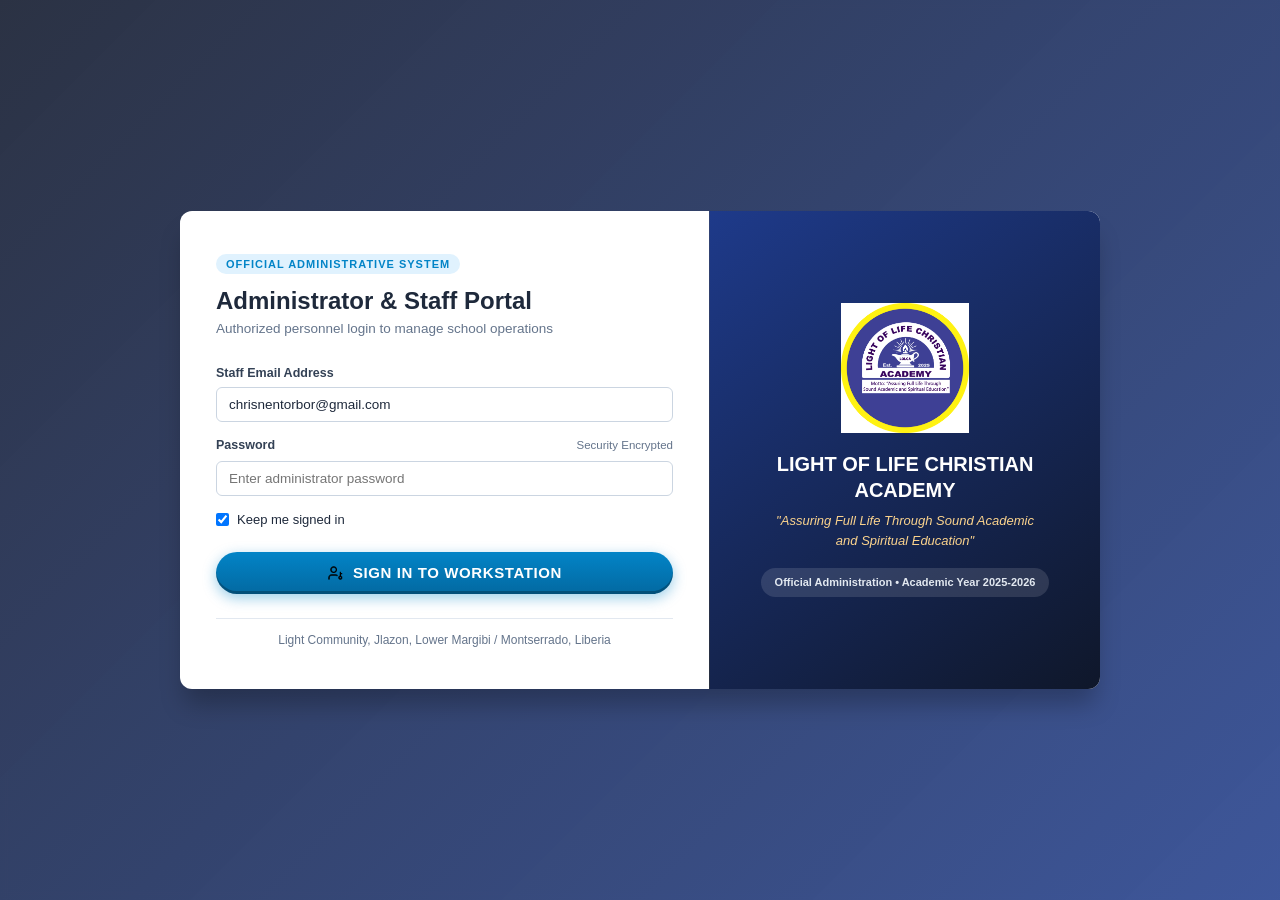
<file: index.html>
<!DOCTYPE html>
<html lang="en">
<head>
  <meta charset="UTF-8">
  <meta name="viewport" content="width=device-width, initial-scale=1.0">
  <title>LOLCA Admin & Staff Portal - Light of Life Christian Academy</title>
  <link rel="icon" type="image/png" href="assets/images/LOLCA logo circle shape.png">
  <link rel="manifest" href="manifest-admin.json">
  <meta name="theme-color" content="#1e3a8a">
  <link rel="stylesheet" href="assets/css/tokens.css">
  <link rel="stylesheet" href="assets/css/styles.css">
  <script>
    window.__pwaInstallPrompt = null;
    window.addEventListener('beforeinstallprompt', (e) => {
      e.preventDefault();
      window.__pwaInstallPrompt = e;
      if (window.LOLCA_APP && typeof window.LOLCA_APP.onInstallPromptReady === 'function') {
        window.LOLCA_APP.onInstallPromptReady(e);
      }
    });
    if ('serviceWorker' in navigator) {
      window.addEventListener('load', () => {
        navigator.serviceWorker.register('sw.js').catch(() => {});
      });
    }
  </script>
</head>
<body>

  <!-- =======================================================================
       GATEWAY VIEW (ADMIN & STAFF SIGN IN ONLY - NO STUDENT ACCOUNTS)
       ======================================================================= -->
  <main id="viewGateway" class="gateway-container">
    <div id="bgSlideshow" class="login-bg-slideshow"></div>
    <div class="login-bg-overlay"></div>

    <div class="gateway-card">
      <div class="gateway-form-pane">
        <div style="margin-bottom: 24px;">
          <span style="font-size: 11px; font-weight: 700; text-transform: uppercase; letter-spacing: 1px; color: #0284c7; background: #e0f2fe; padding: 4px 10px; border-radius: 9999px;">
            Official Administrative System
          </span>
          <h2 style="font-size: 24px; font-weight: 800; color: #1e293b; margin-top: 8px;">
            Administrator & Staff Portal
          </h2>
          <p class="text-muted" style="font-size: 13.5px;">
            Authorized personnel login to manage school operations
          </p>
        </div>

        <form id="formAdminLogin">
          <div class="form-group">
            <label class="form-label" for="adminEmail">Staff Email Address</label>
            <input type="email" id="adminEmail" class="input-field" 
                   value="chrisnentorbor@gmail.com" required 
                   placeholder="e.g. chrisnentorbor@gmail.com">
          </div>

          <div class="form-group">
            <div style="display: flex; justify-content: space-between; align-items: center; margin-bottom: 6px;">
              <label class="form-label" for="adminPassword" style="margin-bottom: 0;">Password</label>
              <span class="text-muted" style="font-size: 11.5px;">Security Encrypted</span>
            </div>
            <input type="password" id="adminPassword" class="input-field" 
                   required placeholder="Enter administrator password">
          </div>

          <div style="display: flex; align-items: center; justify-content: space-between; margin-bottom: 22px; font-size: 13px;">
            <label style="display: flex; align-items: center; gap: 8px; cursor: pointer;">
              <input type="checkbox" id="adminRememberMe" checked>
              <span>Keep me signed in</span>
            </label>
          </div>

          <button type="submit" class="btn btn-primary" style="width: 100%; padding: 12px; font-size: 15px;">
            <img src="assets/icons/user-key.png" class="sys-icon" alt="Sign In">
            Sign In to Workstation
          </button>
        </form>

        <div style="margin-top: 24px; border-top: 1px solid #e2e8f0; padding-top: 12px; font-size: 12px; color: #64748b; text-align: center;">
          Light Community, Jlazon, Lower Margibi / Montserrado, Liberia
        </div>
      </div>

      <div class="gateway-brand-pane">
        <img src="assets/images/LOLCA logo circle shape.png" alt="LOLCA Crest" class="pane-crest">
        <h1 class="pane-school-name">LIGHT OF LIFE CHRISTIAN ACADEMY</h1>
        <p class="pane-motto">"Assuring Full Life Through Sound Academic and Spiritual Education"</p>
        <div class="pane-info-tag">Official Administration • Academic Year 2025-2026</div>
      </div>
    </div>
  </main>

  <!-- =======================================================================
       ADMIN & TEACHER WORKSTATION (LEFT PANE & TAB SYSTEM)
       ======================================================================= -->
  <div id="viewAdminWorkstation" class="hidden">
    <div class="admin-layout-wrapper">
      <!-- LEFT SIDEBAR PANE -->
      <aside class="admin-sidebar no-print">
        <div class="sidebar-brand-box">
          <img src="assets/images/LOLCA logo circle shape.png" alt="Logo" class="brand-logo-img">
          <span class="brand-title-text">LOLCA Portal</span>
        </div>

        <div class="sidebar-user-card">
          <img src="assets/icons/circle-user-round.png" id="sidebarUserAvatar" alt="User" class="user-avatar" style="object-fit:cover;">
          <div>
            <div id="sidebarUserName" class="user-info-name">Staff Admin</div>
            <div id="sidebarUserRole" class="user-info-role">Super Admin</div>
          </div>
        </div>

        <nav class="sidebar-nav-menu">
          <!-- 1. Dashboard -->
          <button type="button" class="sidebar-nav-item active" data-tab="dashboard">
            <img src="assets/icons/landmark.png" class="sys-icon" alt="Dashboard">
            Dashboard
          </button>

          <!-- 2. Admins Management -->
          <button type="button" class="sidebar-nav-item" data-tab="admins" data-admin-only="true">
            <img src="assets/icons/user-key.png" class="sys-icon" alt="Admins">
            Admins Management
          </button>

          <!-- 3. Staff Management -->
          <button type="button" class="sidebar-nav-item" data-tab="staff" data-admin-only="true">
            <img src="assets/icons/users.png" class="sys-icon" alt="Staff">
            Staff Management
          </button>

          <!-- 4. Student Management -->
          <button type="button" class="sidebar-nav-item" data-tab="students">
            <img src="assets/icons/circle-user-round.png" class="sys-icon" alt="Students">
            Student Management
          </button>

          <!-- 5. Grade Marksheets -->
          <button type="button" class="sidebar-nav-item" data-tab="grades">
            <img src="assets/icons/file-text.png" class="sys-icon" alt="Grades">
            Grade Marksheets
          </button>

          <!-- 6. Finance Management -->
          <button type="button" class="sidebar-nav-item" data-tab="finance" data-admin-only="true">
            <img src="assets/icons/landmark.png" class="sys-icon" alt="Finance">
            Finance Management
          </button>

          <!-- 7. Payroll Management -->
          <button type="button" class="sidebar-nav-item" data-tab="payroll" data-admin-only="true">
            <img src="assets/icons/tally-4.png" class="sys-icon" alt="Payroll">
            Payroll Management
          </button>

          <!-- 8. Curriculum & Subjects -->
          <button type="button" class="sidebar-nav-item" data-tab="subjects" data-admin-only="true">
            <img src="assets/icons/folders.png" class="sys-icon" alt="Subjects">
            Curriculum & Subjects
          </button>

          <!-- 9. Class Fees & Requirements -->
          <button type="button" class="sidebar-nav-item" data-tab="feesSchedule" data-admin-only="true">
            <img src="assets/icons/funnel-plus.png" class="sys-icon" alt="Fees Schedule">
            Class Fees & Requirements
          </button>

          <!-- 10. Fees & Payments Tracking -->
          <button type="button" class="sidebar-nav-item" data-tab="payments">
            <img src="assets/icons/save-all.png" class="sys-icon" alt="Fees">
            Fees & Payments
          </button>

          <!-- 11. Report Cards & Receipts -->
          <button type="button" class="sidebar-nav-item" data-tab="reports">
            <img src="assets/icons/file-plus.png" class="sys-icon" alt="Reports">
            Report Cards & Receipts
          </button>

          <!-- 12. Settings -->
          <button type="button" class="sidebar-nav-item" data-tab="settings" data-admin-only="true">
            <img src="assets/icons/monitor-cog.png" class="sys-icon" alt="Settings">
            School Settings
          </button>

          <!-- 13. Audit Logs -->
          <button type="button" class="sidebar-nav-item" data-tab="audit" data-admin-only="true">
            <img src="assets/icons/info.png" class="sys-icon" alt="Audit">
            Audit Logs
          </button>
        </nav>
      </aside>

      <!-- MAIN AREA -->
      <div class="admin-main-area">
        <!-- TOP NAVBAR -->
        <header class="admin-top-navbar no-print">
          <div class="top-nav-left">
            <span class="top-nav-title" id="pageHeaderTitle">Primary Portal Dashboard</span>
          </div>
          <div class="top-nav-right" style="display:flex; align-items:center; gap:10px;">
            <div class="global-year-selector" style="display:flex; align-items:center; gap:6px; background:#f1f5f9; padding:4px 12px; border-radius:9999px; border:1px solid #cbd5e1;">
              <span style="font-size:11px; font-weight:800; text-transform:uppercase; color:#0369a1; letter-spacing:0.5px;">Session:</span>
              <select id="globalAcademicYearSelect" class="select-field" style="width:auto; padding:3px 8px; font-size:12px; font-weight:800; border:none; background:transparent; cursor:pointer; color:#1e293b;">
                <option value="2026/2027" selected>2026/2027</option>
                <option value="2027/2028">2027/2028</option>
                <option value="2028/2029">2028/2029</option>
                <option value="2029/2030">2029/2030</option>
                <option value="2030/2031">2030/2031</option>
              </select>
            </div>
            <button type="button" id="btnTopDownloadApp" class="btn btn-secondary btn-sm" onclick="LOLCA_APP.installWebApp()" title="Install App on Device">
              <img src="assets/icons/download (2).png" class="sys-icon" alt="Download">
              Download App
            </button>
            <button type="button" id="btnTopShareApp" class="btn btn-secondary btn-sm" title="Share Portal Link">
              <img src="assets/icons/camera.png" class="sys-icon" alt="Share">
              Share Link
            </button>
            <button type="button" id="btnGoDashboard" class="btn btn-primary btn-sm">
              <img src="assets/icons/landmark.png" class="sys-icon" alt="Dashboard">
              Dashboard
            </button>
            <button type="button" class="btn btn-danger btn-sm btn-logout">
              <img src="assets/icons/log-out.png" class="sys-icon" alt="Logout">
              Logout
            </button>
          </div>
        </header>

        <!-- PAGE CONTENT CONTAINER -->
        <main class="admin-page-content">

          <!-- ==========================================
               TAB: DASHBOARD (CARDS GRID AS IN IMAGE 5)
               ========================================== -->
          <section id="tabDashboard">
            <div class="dashboard-heading-box no-print">
              <h2>Primary Portal Dashboard</h2>
              <span class="text-muted" style="font-size:13px;">Light of Life Christian Academy &bull; Academic Year 2025-2026</span>
            </div>

            <!-- Image 5 Style Cards Grid -->
            <div class="card-tabs-grid no-print">
              <div class="action-card-tile" data-target-tab="admins" data-admin-only="true">
                <div class="card-icon-square" style="background:#1e3a8a;">
                  <img src="assets/icons/user-key.png" alt="Admins">
                </div>
                <div class="card-tile-info">
                  <span class="card-tile-title">ADMINS MANAGEMENT</span>
                  <span class="card-tile-desc">Configure admin logins and component access</span>
                </div>
              </div>

              <div class="action-card-tile" data-target-tab="staff" data-admin-only="true">
                <div class="card-icon-square" style="background:#0284c7;">
                  <img src="assets/icons/users.png" alt="Staff">
                </div>
                <div class="card-tile-info">
                  <span class="card-tile-title">STAFF MANAGEMENT</span>
                  <span class="card-tile-desc">Teachers, positions, salaries, and employment status</span>
                </div>
              </div>

              <div class="action-card-tile" data-target-tab="students">
                <div class="card-icon-square" style="background:#0f766e;">
                  <img src="assets/icons/circle-user-round.png" alt="Students">
                </div>
                <div class="card-tile-info">
                  <span class="card-tile-title">STUDENT MANAGEMENT</span>
                  <span class="card-tile-desc">Student table with class and gender filters</span>
                </div>
              </div>

              <div class="action-card-tile" data-target-tab="grades">
                <div class="card-icon-square" style="background:#7c3aed;">
                  <img src="assets/icons/file-text.png" alt="Grades">
                </div>
                <div class="card-tile-info">
                  <span class="card-tile-title">GRADE MARKSHEETS</span>
                  <span class="card-tile-desc">Filter by class & subject with real-time saving</span>
                </div>
              </div>

              <div class="action-card-tile" data-target-tab="finance" data-admin-only="true">
                <div class="card-icon-square" style="background:#16a34a;">
                  <img src="assets/icons/landmark.png" alt="Finance">
                </div>
                <div class="card-tile-info">
                  <span class="card-tile-title">FINANCE MANAGEMENT</span>
                  <span class="card-tile-desc">Amount raised, expenses, and auto-deducted balance</span>
                </div>
              </div>

              <div class="action-card-tile" data-target-tab="payroll" data-admin-only="true">
                <div class="card-icon-square" style="background:#d97706;">
                  <img src="assets/icons/tally-4.png" alt="Payroll">
                </div>
                <div class="card-tile-info">
                  <span class="card-tile-title">PAYROLL MANAGEMENT</span>
                  <span class="card-tile-desc">Monthly payments (Jan-Dec), deductions & vouchers</span>
                </div>
              </div>

              <div class="action-card-tile" data-target-tab="subjects" data-admin-only="true">
                <div class="card-icon-square" style="background:#4f46e5;">
                  <img src="assets/icons/folders.png" alt="Subjects">
                </div>
                <div class="card-tile-info">
                  <span class="card-tile-title">CURRICULUM & SUBJECTS</span>
                  <span class="card-tile-desc">Manage preschool and elementary subject lists</span>
                </div>
              </div>

              <div class="action-card-tile" data-target-tab="feesSchedule" data-admin-only="true">
                <div class="card-icon-square" style="background:#0891b2;">
                  <img src="assets/icons/funnel-plus.png" alt="Fees Schedule">
                </div>
                <div class="card-tile-info">
                  <span class="card-tile-title">FEES & REQUIREMENTS</span>
                  <span class="card-tile-desc">Tuition fees and class materials per grade</span>
                </div>
              </div>

              <div class="action-card-tile" data-target-tab="reports">
                <div class="card-icon-square" style="background:#be123c;">
                  <img src="assets/icons/file-plus.png" alt="Reports">
                </div>
                <div class="card-tile-info">
                  <span class="card-tile-title">REPORT CARDS & RECEIPTS</span>
                  <span class="card-tile-desc">2-page report cards and Half-A4 official receipts</span>
                </div>
              </div>
            </div>
          </section>

          <!-- ==========================================
               TAB: ADMINS MANAGEMENT (RBAC)
               ========================================== -->
          <section id="tabAdmins" class="hidden">
            <div class="content-box-card">
              <div class="content-box-header">
                <div>
                  <span class="content-box-title">
                    <img src="assets/icons/user-key.png" class="sys-icon" alt="Admins">
                    Admins Management & Access Control
                  </span>
                  <div class="text-muted" style="font-size:12px; margin-top:3px;">
                    Add administrators, assign login credentials, and grant access to specific components.
                  </div>
                </div>
                <button type="button" class="btn btn-primary btn-sm" onclick="LOLCA_APP.openAddAdminModal()">
                  <img src="assets/icons/square-dashed-plus.png" class="sys-icon" alt="Add">
                  Add Administrator
                </button>
              </div>

              <div class="content-box-body">
                <div class="table-responsive">
                  <table class="data-table">
                    <thead>
                      <tr>
                        <th>Administrator</th>
                        <th>Role</th>
                        <th>Assigned Component Access</th>
                        <th>2FA Protected</th>
                        <th>Status</th>
                        <th>Actions</th>
                      </tr>
                    </thead>
                    <tbody id="adminsTableBody">
                      <tr><td colspan="6" class="text-center text-muted" style="padding:24px;">Loading admins...</td></tr>
                    </tbody>
                  </table>
                </div>
              </div>
            </div>
          </section>

          <!-- ==========================================
               TAB: STAFF MANAGEMENT (FIRE, SUSPEND, RESIGN)
               ========================================== -->
          <section id="tabStaff" class="hidden">
            <div class="content-box-card">
              <div class="content-box-header">
                <div>
                  <span class="content-box-title">
                    <img src="assets/icons/users.png" class="sys-icon" alt="Staff">
                    Staff & Teachers Management
                  </span>
                  <div class="text-muted" style="font-size:12px; margin-top:3px;">
                    Manage teachers, salaries, and employment status (Active, Suspended, Resigned, Terminated).
                  </div>
                </div>
                <button type="button" class="btn btn-primary btn-sm" onclick="LOLCA_APP.openAddStaffModal()">
                  <img src="assets/icons/square-dashed-plus.png" class="sys-icon" alt="Add">
                  Add New Staff Member
                </button>
              </div>

              <div class="content-box-body">
                <div class="toolbar-row" style="background:#f8fafc; padding:10px 14px; border-radius:6px; border:1px solid #e2e8f0; margin-bottom:14px; display:flex; gap:12px; align-items:center; flex-wrap:wrap;">
                  <input type="text" id="staffSearchInput" class="input-field" placeholder="Search staff by name or title..." style="max-width:280px;">
                  <select id="staffStatusFilter" class="select-field" style="width:160px;">
                    <option value="All">All Statuses</option>
                    <option value="Active">Active</option>
                    <option value="Suspended">Suspended</option>
                    <option value="Resigned">Resigned</option>
                    <option value="Terminated">Terminated / Fired</option>
                  </select>
                  <span id="staffCountBadge" style="margin-left:auto; font-size:12.5px; font-weight:700; color:#0284c7;"></span>
                </div>

                <div class="table-responsive">
                  <table class="data-table">
                    <thead>
                      <tr>
                        <th>Staff Member</th>
                        <th>Staff ID</th>
                        <th>Position & Responsibility</th>
                        <th>Department</th>
                        <th>Base Salary ($)</th>
                        <th>Phone & Email</th>
                        <th>Status</th>
                        <th>Manage Status & Actions</th>
                      </tr>
                    </thead>
                    <tbody id="staffTableBody">
                      <tr><td colspan="8" class="text-center text-muted" style="padding:24px;">Loading staff records...</td></tr>
                    </tbody>
                  </table>
                </div>
              </div>
            </div>
          </section>

          <!-- ==========================================
               TAB: STUDENT MANAGEMENT (TABLE & FILTERS)
               ========================================== -->
          <section id="tabStudents" class="hidden">
            <div class="content-box-card">
              <div class="content-box-header">
                <div>
                  <span class="content-box-title">
                    <img src="assets/icons/circle-user-round.png" class="sys-icon" alt="Students">
                    Student Management
                  </span>
                  <div class="text-muted" style="font-size:12px; margin-top:3px;">
                    Enrolled students list with multi-parameter filtering, individual receipts, and report cards.
                  </div>
                </div>
                <button type="button" class="btn btn-primary btn-sm" onclick="LOLCA_APP.openAddStudentModal()">
                  <img src="assets/icons/square-dashed-plus.png" class="sys-icon" alt="Enroll">
                  Enroll New Student
                </button>
              </div>

              <div class="content-box-body">
                <!-- Dynamic Student Statistics Breakdown -->
                <div class="finance-summary-grid no-print" style="margin-bottom:16px; grid-template-columns: repeat(auto-fit, minmax(200px, 1fr));">
                  <div class="finance-stat-card stat-revenue" style="padding:14px 18px;">
                    <span class="finance-stat-label">Total Enrolled</span>
                    <span class="finance-stat-amount" id="statStudentsTotal">0</span>
                    <span class="finance-stat-sub" id="statStudentsScope">All Classes</span>
                  </div>
                  <div class="finance-stat-card" style="padding:14px 18px; border-left:4px solid #0284c7;">
                    <span class="finance-stat-label">Total Male</span>
                    <span class="finance-stat-amount" id="statStudentsMale" style="color:#0284c7;">0</span>
                    <span class="finance-stat-sub" id="statStudentsMalePercent">0%</span>
                  </div>
                  <div class="finance-stat-card" style="padding:14px 18px; border-left:4px solid #db2777;">
                    <span class="finance-stat-label">Total Female</span>
                    <span class="finance-stat-amount" id="statStudentsFemale" style="color:#db2777;">0</span>
                    <span class="finance-stat-sub" id="statStudentsFemalePercent">0%</span>
                  </div>
                </div>

                <!-- Filter Bar -->
                <div class="toolbar-row" style="background:#f8fafc; padding:12px 16px; border-radius:6px; border:1px solid #e2e8f0; margin-bottom:16px; display:flex; gap:12px; align-items:center; flex-wrap:wrap;">
                  <input type="text" id="studentSearch" class="input-field" placeholder="Search by student ID, student name, or guardian..." style="max-width:320px;">
                  
                  <div style="display:flex; align-items:center; gap:6px;">
                    <label style="font-size:12px; font-weight:700;">Class:</label>
                    <select id="studentClassFilter" class="select-field" style="width:140px;"></select>
                  </div>

                  <div style="display:flex; align-items:center; gap:6px;">
                    <label style="font-size:12px; font-weight:700;">Gender:</label>
                    <select id="studentGenderFilter" class="select-field" style="width:110px;">
                      <option value="All">All Genders</option>
                      <option value="Male">Male</option>
                      <option value="Female">Female</option>
                    </select>
                  </div>

                  <div style="display:flex; align-items:center; gap:6px;">
                    <label style="font-size:12px; font-weight:700;">Status:</label>
                    <select id="studentStatusFilter" class="select-field" style="width:110px;">
                      <option value="All">All</option>
                      <option value="Active">Active</option>
                      <option value="Suspended">Suspended</option>
                    </select>
                  </div>

                  <span id="studentCountBadge" style="margin-left:auto; font-size:13px; font-weight:800; color:#0284c7;"></span>
                </div>

                <div class="table-responsive">
                  <table class="data-table">
                    <thead>
                      <tr>
                        <th style="width:40px; text-align:center;" title="Click to view payment breakdown">Pay</th>
                        <th style="width:48px;">Photo</th>
                        <th>Student Name</th>
                        <th>Student ID</th>
                        <th>Class</th>
                        <th>Gender</th>
                        <th>Guardian Details</th>
                        <th>Portal Password</th>
                        <th>Status</th>
                        <th>Actions</th>
                      </tr>
                    </thead>
                    <tbody id="studentsTableBody">
                      <tr><td colspan="10" class="text-center text-muted" style="padding:24px;">Loading student records...</td></tr>
                    </tbody>
                  </table>
                </div>
              </div>
            </div>
          </section>

          <!-- ==========================================
               TAB: GRADE ENTRY & ASSESSMENT MARKSHEET
               ========================================== -->
          <section id="tabGrades" class="hidden">
            <div class="content-box-card">
              <div class="content-box-header">
                <div>
                  <span class="content-box-title">
                    <img src="assets/icons/file-text.png" class="sys-icon" alt="Grades">
                    Grade Entry & Assessment Marksheet
                  </span>
                  <div class="text-muted" style="font-size:12px; margin-top:3px;">
                    Select class and subject to view and record marks directly to the database.
                  </div>
                </div>
              </div>

              <div class="content-box-body">
                <div class="toolbar-row" style="background:#f8fafc; padding:12px 16px; border-radius:6px; border:1px solid #e2e8f0; display:flex; flex-direction:column; gap:10px; margin-bottom:16px;">
                  <div style="display:flex; align-items:center; gap:12px; flex-wrap:wrap; width:100%;">
                    <div>
                      <label class="form-label" style="font-size:11px; margin-bottom:2px;">Select Class</label>
                      <select id="gradesSelectClass" class="select-field" style="width:150px;"></select>
                    </div>
                    <div>
                      <label class="form-label" style="font-size:11px; margin-bottom:2px;">Select Subject</label>
                      <select id="gradesSelectSubject" class="select-field" style="width:230px;"></select>
                    </div>
                    <button type="button" id="btnLoadMarksheet" class="btn btn-secondary" style="margin-top:18px;">
                      Reload Marksheet
                    </button>
                    <button type="button" id="btnSaveAllMarksheet" class="btn btn-primary" style="margin-top:18px; margin-left:auto;">
                      <img src="assets/icons/save-all.png" class="sys-icon" alt="Save All">
                      Save All Entered Grades
                    </button>
                  </div>
                  <div id="marksheetHeaderInfo" style="font-size:13px; font-weight:700; color:#0284c7; padding-top:4px; border-top:1px solid #e2e8f0;"></div>
                </div>

                <div class="table-responsive">
                  <table class="data-table">
                    <thead>
                      <tr>
                        <th>Student</th>
                        <th style="width:65px; text-align:center;">1st</th>
                        <th style="width:65px; text-align:center;">2nd</th>
                        <th style="width:65px; text-align:center;">3rd</th>
                        <th style="width:65px; text-align:center;">Ex 1</th>
                        <th style="width:65px; text-align:center;">4th</th>
                        <th style="width:65px; text-align:center;">5th</th>
                        <th style="width:65px; text-align:center;">6th</th>
                        <th style="width:65px; text-align:center;">Ex 2</th>
                        <th>Action</th>
                      </tr>
                    </thead>
                    <tbody id="marksheetTableBody">
                      <tr><td colspan="10" class="text-center text-muted" style="padding:24px;">Please select a class and subject to load students.</td></tr>
                    </tbody>
                  </table>
                </div>
              </div>
            </div>
          </section>

          <!-- ==========================================
               TAB: FINANCE MANAGEMENT (GLOBAL REVENUE, EXPENSES, BALANCE)
               ========================================== -->
          <section id="tabFinance" class="hidden">
            <!-- Global Metrics Cards -->
            <div class="finance-summary-grid">
              <div class="finance-stat-card stat-revenue">
                <span class="finance-stat-label">Total Amount Raised (Revenue)</span>
                <span class="finance-stat-amount" id="finTotalRevenue">$0</span>
                <span class="finance-stat-sub">From student tuition & other fees</span>
              </div>
              <div class="finance-stat-card stat-expense">
                <span class="finance-stat-label">Operating Expenses</span>
                <span class="finance-stat-amount" id="finTotalExpenses">$0</span>
                <span class="finance-stat-sub">Supplies, repairs & utilities</span>
              </div>
              <div class="finance-stat-card stat-payroll">
                <span class="finance-stat-label">Staff Payroll Paid</span>
                <span class="finance-stat-amount" id="finTotalPayroll">$0</span>
                <span class="finance-stat-sub">Disbursed monthly salaries</span>
              </div>
              <div class="finance-stat-card stat-net">
                <span class="finance-stat-label">Net School Balance</span>
                <span class="finance-stat-amount" id="finNetBalance">$0</span>
                <span class="finance-stat-sub">Revenue minus all expenditures</span>
              </div>
            </div>

            <!-- Expense Recording Section -->
            <div class="content-box-card">
              <div class="content-box-header">
                <div>
                  <span class="content-box-title">
                    <img src="assets/icons/landmark.png" class="sys-icon" alt="Expenses">
                    School Expenditures & Outflow Log
                  </span>
                  <div class="text-muted" style="font-size:12px; margin-top:3px;">
                    Every recorded expense is automatically deducted from total school revenue.
                  </div>
                </div>
                <button type="button" class="btn btn-primary btn-sm" onclick="LOLCA_APP.openRecordExpenseModal()">
                  <img src="assets/icons/square-dashed-plus.png" class="sys-icon" alt="Add Expense">
                  Record New Expense
                </button>
              </div>

              <div class="content-box-body">
                <div class="table-responsive">
                  <table class="data-table">
                    <thead>
                      <tr>
                        <th>Date</th>
                        <th>Voucher #</th>
                        <th>Category</th>
                        <th>Description / Purpose</th>
                        <th>Paid To</th>
                        <th>Amount ($)</th>
                        <th>Recorded By</th>
                        <th>Action</th>
                      </tr>
                    </thead>
                    <tbody id="expensesTableBody">
                      <tr><td colspan="8" class="text-center text-muted" style="padding:24px;">Loading expenses...</td></tr>
                    </tbody>
                  </table>
                </div>
              </div>
            </div>
          </section>

          <!-- ==========================================
               TAB: PAYROLL MANAGEMENT (JAN - DEC FOR EACH YEAR)
               ========================================== -->
          <section id="tabPayroll" class="hidden">
            <div class="content-box-card">
              <div class="content-box-header">
                <div>
                  <span class="content-box-title">
                    <img src="assets/icons/tally-4.png" class="sys-icon" alt="Payroll">
                    Monthly Staff Payroll Management
                  </span>
                  <div class="text-muted" style="font-size:12px; margin-top:3px;">
                    Monthly salary disbursement (January - December) with gross salary, deductions, net salary, and signed vouchers.
                  </div>
                </div>
                <button type="button" class="btn btn-primary btn-sm" onclick="LOLCA_APP.openRecordPayrollModal()">
                  <img src="assets/icons/square-dashed-plus.png" class="sys-icon" alt="Record Payroll">
                  Process Staff Payroll
                </button>
              </div>

              <div class="content-box-body">
                <!-- Year & Month Filter -->
                <div class="toolbar-row" style="background:#f8fafc; padding:12px 16px; border-radius:6px; border:1px solid #e2e8f0; margin-bottom:16px; display:flex; gap:14px; align-items:center; flex-wrap:wrap;">
                  <div style="display:flex; align-items:center; gap:6px;">
                    <label style="font-size:12px; font-weight:700;">Year:</label>
                    <select id="payrollYearSelect" class="select-field" style="width:120px;">
                      <option value="2025">2025</option>
                      <option value="2026" selected>2026</option>
                      <option value="2027">2027</option>
                    </select>
                  </div>

                  <div style="display:flex; align-items:center; gap:6px;">
                    <label style="font-size:12px; font-weight:700;">Month:</label>
                    <select id="payrollMonthSelect" class="select-field" style="width:150px;">
                      <option value="All">All Months</option>
                      <option value="January">January</option>
                      <option value="February">February</option>
                      <option value="March">March</option>
                      <option value="April">April</option>
                      <option value="May">May</option>
                      <option value="June">June</option>
                      <option value="July">July</option>
                      <option value="August">August</option>
                      <option value="September" selected>September</option>
                      <option value="October">October</option>
                      <option value="November">November</option>
                      <option value="December">December</option>
                    </select>
                  </div>

                  <span id="payrollSummaryBadge" style="margin-left:auto; font-size:13px; font-weight:800; color:#d97706;"></span>
                </div>

                <div class="table-responsive">
                  <table class="data-table">
                    <thead>
                      <tr>
                        <th>Payroll ID</th>
                        <th>Period</th>
                        <th>Staff Member & Position</th>
                        <th>Gross ($)</th>
                        <th>Deductions ($)</th>
                        <th>Net Salary ($)</th>
                        <th>Pay Date</th>
                        <th>Received & Signed</th>
                        <th>Actions</th>
                      </tr>
                    </thead>
                    <tbody id="payrollTableBody">
                      <tr><td colspan="9" class="text-center text-muted" style="padding:24px;">Loading payroll entries...</td></tr>
                    </tbody>
                  </table>
                </div>
              </div>
            </div>
          </section>

          <!-- ==========================================
               TAB: CURRICULUM & SUBJECTS MANAGEMENT
               ========================================== -->
          <section id="tabSubjects" class="hidden">
            <div class="content-box-card">
              <div class="content-box-header">
                <div>
                  <span class="content-box-title">
                    <img src="assets/icons/folders.png" class="sys-icon" alt="Subjects">
                    Curriculum & Subject Management
                  </span>
                  <div class="text-muted" style="font-size:12px; margin-top:3px;">
                    Subjects taught in Preschool (Nursery-KII) and Elementary (1st-6th Grade).
                  </div>
                </div>
                <button type="button" class="btn btn-primary btn-sm" onclick="LOLCA_APP.openAddSubjectModal()">
                  <img src="assets/icons/square-dashed-plus.png" class="sys-icon" alt="Add">
                  Add New Subject
                </button>
              </div>

              <div class="content-box-body">
                <!-- Preschool Curriculum Box -->
                <div style="background:#f8fafc; border:1.5px solid #0284c7; border-radius:8px; padding:16px; margin-bottom:20px;">
                  <div style="display:flex; justify-content:space-between; align-items:center; margin-bottom:12px; flex-wrap:wrap; gap:8px;">
                    <div>
                      <h3 style="font-size:15px; font-weight:800; color:#1e3a8a; margin:0;">
                        PRE-SCHOOL CURRICULUM (Nursery, KI, KII)
                      </h3>
                      <span style="font-size:12px; color:#64748b;">Applied strictly to Preschool students on their Pre-Grade Report Card</span>
                    </div>
                    <button type="button" class="btn btn-secondary btn-sm" onclick="LOLCA_APP.openAddSubjectModal('preschool')">
                      + Add Preschool Subject
                    </button>
                  </div>
                  <div id="preschoolSubjectsContainer" class="curriculum-grid">
                    <div class="text-muted">Loading preschool subjects...</div>
                  </div>
                </div>

                <!-- Elementary Curriculum Box -->
                <div style="background:#f8fafc; border:1.5px solid #16a34a; border-radius:8px; padding:16px;">
                  <div style="display:flex; justify-content:space-between; align-items:center; margin-bottom:12px; flex-wrap:wrap; gap:8px;">
                    <div>
                      <h3 style="font-size:15px; font-weight:800; color:#166534; margin:0;">
                        PRIMARY / ELEMENTARY CURRICULUM (1st Grade - 6th Grade)
                      </h3>
                      <span style="font-size:12px; color:#64748b;">Applied strictly to Elementary students on their Elementary Report Card</span>
                    </div>
                    <button type="button" class="btn btn-secondary btn-sm" onclick="LOLCA_APP.openAddSubjectModal('elementary')">
                      + Add Primary Subject
                    </button>
                  </div>
                  <div id="elementarySubjectsContainer" class="curriculum-grid">
                    <div class="text-muted">Loading primary subjects...</div>
                  </div>
                </div>
              </div>
            </div>
          </section>

          <!-- ==========================================
               TAB: CLASS FEES & REQUIREMENTS
               ========================================== -->
          <section id="tabFeesSchedule" class="hidden">
            <div class="content-box-card">
              <div class="content-box-header">
                <div>
                  <span class="content-box-title">
                    <img src="assets/icons/funnel-plus.png" class="sys-icon" alt="Fees Schedule">
                    Class Fees & Mandatory Student Requirements
                  </span>
                  <div class="text-muted" style="font-size:12px; margin-top:3px;">
                    Tuition fees and required materials automatically tied to students by class.
                  </div>
                </div>
              </div>

              <div class="content-box-body">
                <div class="table-responsive">
                  <table class="data-table">
                    <thead>
                      <tr>
                        <th>Class Level</th>
                        <th>Tuition Fee ($)</th>
                        <th>Other Fees ($)</th>
                        <th>Total Assessed ($)</th>
                        <th>Academic Year</th>
                        <th>Mandatory Classroom Supplies & Requirements</th>
                        <th>Action</th>
                      </tr>
                    </thead>
                    <tbody id="feesScheduleTableBody">
                      <tr><td colspan="7" class="text-center text-muted" style="padding:24px;">Loading fee schedules...</td></tr>
                    </tbody>
                  </table>
                </div>
              </div>
            </div>
          </section>

          <!-- ==========================================
               TAB: FEES & PAYMENTS TRACKING
               ========================================== -->
          <section id="tabPayments" class="hidden">
            <div class="toolbar-row no-print" style="margin-bottom:16px;">
              <div style="display:flex; align-items:center; gap:12px; flex:1;">
                <label for="paymentStudentSelect" style="font-size:13.5px; font-weight:700;">Select Student:</label>
                <select id="paymentStudentSelect" class="select-field" style="max-width:380px;"></select>
                <button type="button" class="btn btn-primary btn-sm" onclick="LOLCA_APP.openRecordPaymentModal()">
                  + Record Payment
                </button>
              </div>
            </div>

            <!-- Exact Receipt Target -->
            <div id="paymentSheetContainer"></div>
          </section>

          <!-- ==========================================
               TAB: 2-PAGE REPORT CARDS (PRESCHOOL VS ELEMENTARY)
               ========================================== -->
          <section id="tabReports" class="hidden">
            <div class="toolbar-row no-print" style="margin-bottom:16px;">
              <div style="display:flex; align-items:center; gap:12px; flex:1;">
                <label for="reportStudentSelect" style="font-size:13.5px; font-weight:700;">Select Student:</label>
                <select id="reportStudentSelect" class="select-field" style="max-width:380px;"></select>
              </div>
            </div>

            <!-- 2-Page Half A4 Booklet Target -->
            <div id="reportCardBookletContainer"></div>
          </section>

          <!-- ==========================================
               TAB: SCHOOL SETTINGS (DOWNLOAD & SHARE ARE PROMINENT HERE)
               ========================================== -->
          <section id="tabSettings" class="hidden">
            <!-- 1. Prominent Download / Install App Section -->
            <div class="install-card-banner" style="margin-bottom:24px; padding:24px; background:linear-gradient(135deg, #1e3a8a 0%, #0284c7 100%); color:#ffffff; border-radius:10px;">
              <div style="display:flex; justify-content:space-between; align-items:center; flex-wrap:wrap; gap:16px;">
                <div style="max-width:600px;">
                  <span style="font-size:11px; font-weight:800; text-transform:uppercase; letter-spacing:1px; background:rgba(255,255,255,0.2); padding:3px 10px; border-radius:9999px;">
                    Progressive Web App (PWA)
                  </span>
                  <h3 style="margin:8px 0 6px 0; font-size:20px; font-weight:800;">Download & Install LOLCA Web App</h3>
                  <p style="margin:0; font-size:13.5px; opacity:0.95; line-height:1.5;">
                    Install this School Management System on your Windows PC, Android, Mac, or iOS home screen for instant, one-click access and offline capability.
                  </p>
                </div>
                <button type="button" id="btnInstallAppAdmin" class="btn btn-secondary" onclick="LOLCA_APP.installWebApp()" style="background:#ffffff; color:#1e3a8a; font-weight:800; border:none; padding:12px 24px; font-size:14px; box-shadow:0 4px 6px rgba(0,0,0,0.15); cursor:pointer;">
                  <img src="assets/icons/download (2).png" class="sys-icon" alt="Download">
                  Download / Install App
                </button>
              </div>
            </div>

            <!-- 2. Prominent Share Portal Links Section -->
            <div class="content-box-card" style="margin-bottom:24px;">
              <div class="content-box-header">
                <div>
                  <span class="content-box-title">
                    <img src="assets/icons/camera.png" class="sys-icon" alt="Share">
                    Share Web App & Account Links
                  </span>
                  <div class="text-muted" style="font-size:12px; margin-top:3px;">
                    Share portal links directly with teachers, parents, and students via WhatsApp, SMS, or copy link.
                  </div>
                </div>
              </div>
              <div class="content-box-body">
                <div style="display:flex; gap:12px; flex-wrap:wrap;">
                  <button type="button" class="btn btn-whatsapp" onclick="LOLCA_APP.shareLink('admin', 'whatsapp')">
                    <img src="assets/images/WhatsApp Image 2026-07-13 at 11.54.49 AM.jpeg" style="width:18px; height:18px; border-radius:50%;" alt="WA">
                    Share Staff Portal via WhatsApp
                  </button>
                  <button type="button" class="btn btn-sms" onclick="LOLCA_APP.shareLink('admin', 'sms')">
                    <img src="assets/icons/mail-open.png" class="sys-icon" alt="SMS">
                    Share Staff Portal via SMS
                  </button>
                  <button type="button" class="btn btn-secondary" onclick="LOLCA_APP.shareLink('admin', 'copy')">
                    <img src="assets/icons/file-text.png" class="sys-icon" alt="Copy">
                    Copy Staff Portal Link
                  </button>
                </div>
              </div>
            </div>

            <!-- 3. Staff Profile & Photo Update -->
            <div class="content-box-card" style="margin-bottom:24px;">
              <div class="content-box-header">
                <span class="content-box-title">
                  <img src="assets/icons/user.png" class="sys-icon" alt="Profile">
                  My Staff Profile & Photo
                </span>
              </div>
              <div class="content-box-body">
                <div class="photo-upload-group">
                  <div class="photo-preview-box">
                    <img src="assets/icons/circle-user-round.png" id="adminSelfPhotoPreview" alt="Profile Photo">
                  </div>
                  <div>
                    <label class="form-label" style="margin-bottom:4px;">Upload / Update Profile Photo</label>
                    <input type="file" id="inpAdminSelfPhotoFile" accept="image/*" class="input-field" style="padding:6px; font-size:12px;">
                    <small class="text-muted">Image will appear globally in your sidebar, top navigation, and staff logs.</small>
                  </div>
                </div>
              </div>
            </div>

            <!-- 4. School Profile & Configurations -->
            <div class="content-box-card">
              <div class="content-box-header">
                <span class="content-box-title">
                  <img src="assets/icons/monitor-cog.png" class="sys-icon" alt="Settings">
                  School Profile & Configurations
                </span>
              </div>
              <div class="content-box-body">
                <div class="form-grid-2">
                  <div class="form-group">
                    <label class="form-label">Official Registered Name</label>
                    <input type="text" id="setSchoolName" class="input-field" readonly>
                  </div>
                  <div class="form-group">
                    <label class="form-label">Campus Location</label>
                    <input type="text" id="setCampusLocation" class="input-field" readonly>
                  </div>
                  <div class="form-group">
                    <label class="form-label">Contact Phones</label>
                    <input type="text" id="setContactPhones" class="input-field" readonly>
                  </div>
                  <div class="form-group">
                    <label class="form-label">Contact Email</label>
                    <input type="text" id="setContactEmail" class="input-field" readonly>
                  </div>
                  <div class="form-group">
                    <label class="form-label">Active Academic Year</label>
                    <input type="text" id="setAcademicYear" class="input-field" readonly>
                  </div>
                </div>
              </div>
            </div>
          </section>

          <!-- ==========================================
               TAB: SECURITY AUDIT LOGS
               ========================================== -->
          <section id="tabAudit" class="hidden">
            <div class="content-box-card">
              <div class="content-box-header">
                <span class="content-box-title">
                  <img src="assets/icons/info.png" class="sys-icon" alt="Audit">
                  System Security & Action Audit Logs
                </span>
              </div>
              <div class="content-box-body">
                <div class="table-responsive">
                  <table class="data-table">
                    <thead>
                      <tr>
                        <th>Timestamp</th>
                        <th>Actor</th>
                        <th>Action</th>
                        <th>Target</th>
                        <th>Outcome</th>
                        <th>Details</th>
                      </tr>
                    </thead>
                    <tbody id="auditTableBody">
                      <tr><td colspan="6" class="text-center text-muted" style="padding:24px;">Loading audit logs...</td></tr>
                    </tbody>
                  </table>
                </div>
              </div>
            </div>
          </section>

        </main>
      </div>
    </div>
  </div>

  <!-- =======================================================================
       MODALS
       ======================================================================= -->

  <!-- Modal: Add / Edit Administrator (RBAC) -->
  <div id="modalAddAdmin" class="modal-overlay hidden">
    <div class="modal-dialog">
      <div class="modal-header">
        <h3 id="modalAddAdminTitle">Add Administrator</h3>
        <button type="button" class="modal-close-btn" onclick="LOLCA_APP.closeModal('modalAddAdmin')">&times;</button>
      </div>
      <form id="formAddAdmin">
        <div class="modal-body">
          <input type="hidden" id="editAdminOriginalId">
          <div class="form-grid-2">
            <div class="form-group">
              <label class="form-label" for="inpAdminEmail">Admin Email *</label>
              <input type="email" id="inpAdminEmail" class="input-field" required placeholder="admin@lolca.edu.lr">
            </div>
            <div class="form-group">
              <label class="form-label" for="inpAdminName">Full Name *</label>
              <input type="text" id="inpAdminName" class="input-field" required placeholder="Full Name">
            </div>
          </div>

          <div class="form-grid-2">
            <div class="form-group">
              <label class="form-label" for="inpAdminRole">Role *</label>
              <select id="inpAdminRole" class="select-field">
                <option value="Admin">Admin</option>
                <option value="Registrar">Registrar</option>
                <option value="Accountant">Accountant</option>
                <option value="Principal">Principal</option>
                <option value="Super Admin">Super Admin</option>
              </select>
            </div>
            <div class="form-group">
              <label class="form-label" for="inpAdminPassword">Login Password *</label>
              <input type="text" id="inpAdminPassword" class="input-field" value="admin123" required>
            </div>
          </div>

          <div class="form-group">
            <label class="form-label">Component Responsibilities & Access Permissions *</label>
            <div class="permissions-checkboxes-grid">
              <label class="permission-checkbox-item">
                <input type="checkbox" name="adminPerms" value="all">
                <span>All Components (Full Access)</span>
              </label>
              <label class="permission-checkbox-item">
                <input type="checkbox" name="adminPerms" value="manage_students">
                <span>Student Management</span>
              </label>
              <label class="permission-checkbox-item">
                <input type="checkbox" name="adminPerms" value="manage_grades">
                <span>Grade Marksheets</span>
              </label>
              <label class="permission-checkbox-item">
                <input type="checkbox" name="adminPerms" value="manage_staff">
                <span>Staff Management</span>
              </label>
              <label class="permission-checkbox-item">
                <input type="checkbox" name="adminPerms" value="manage_finance">
                <span>Finance Management</span>
              </label>
              <label class="permission-checkbox-item">
                <input type="checkbox" name="adminPerms" value="manage_payroll">
                <span>Payroll Management</span>
              </label>
              <label class="permission-checkbox-item">
                <input type="checkbox" name="adminPerms" value="manage_curriculum">
                <span>Curriculum & Subjects</span>
              </label>
              <label class="permission-checkbox-item">
                <input type="checkbox" name="adminPerms" value="system_settings">
                <span>School Settings</span>
              </label>
            </div>
          </div>

          <div class="form-grid-2">
            <div class="form-group">
              <label class="form-label" for="inpAdminPhone">Phone Number</label>
              <input type="text" id="inpAdminPhone" class="input-field" placeholder="+231-778240169">
            </div>
            <div class="form-group">
              <label class="form-label" for="inpAdminStatus">Status</label>
              <select id="inpAdminStatus" class="select-field">
                <option value="Active">Active</option>
                <option value="Suspended">Suspended</option>
              </select>
            </div>
          </div>

          <div class="form-group">
            <label style="display:flex; align-items:center; gap:8px; cursor:pointer;">
              <input type="checkbox" id="inpAdmin2FA">
              <span style="font-size:13px; font-weight:600;">Enable Mandatory Two-Factor Authentication (2FA)</span>
            </label>
          </div>
        </div>
        <div class="modal-footer">
          <button type="button" class="btn btn-secondary" onclick="LOLCA_APP.closeModal('modalAddAdmin')">Cancel</button>
          <button type="submit" class="btn btn-primary">Save Administrator</button>
        </div>
      </form>
    </div>
  </div>

  <!-- Modal: Add / Edit Staff Member -->
  <div id="modalAddStaff" class="modal-overlay hidden">
    <div class="modal-dialog">
      <div class="modal-header">
        <h3 id="modalAddStaffTitle">Add Staff Member</h3>
        <button type="button" class="modal-close-btn" onclick="LOLCA_APP.closeModal('modalAddStaff')">&times;</button>
      </div>
      <form id="formAddStaff">
        <div class="modal-body">
          <input type="hidden" id="editStaffOriginalId">
          <div class="form-grid-2">
            <div class="form-group">
              <label class="form-label" for="inpStaffName">Full Name *</label>
              <input type="text" id="inpStaffName" class="input-field" required placeholder="e.g. Mrs. Rebecca Flomo">
            </div>
            <div class="form-group">
              <label class="form-label" for="inpStaffId">Staff ID</label>
              <input type="text" id="inpStaffId" class="input-field" placeholder="Auto-generated if empty">
            </div>
          </div>

          <div class="form-grid-2">
            <div class="form-group">
              <label class="form-label" for="inpStaffPosition">Position / Responsibility *</label>
              <input type="text" id="inpStaffPosition" class="input-field" required placeholder="e.g. 4th Grade Teacher">
            </div>
            <div class="form-group">
              <label class="form-label" for="inpStaffDept">Department</label>
              <select id="inpStaffDept" class="select-field">
                <option value="Academic / Elementary">Academic / Elementary</option>
                <option value="Academic / Preschool">Academic / Preschool</option>
                <option value="Administration">Administration</option>
                <option value="Support Services">Support Services</option>
                <option value="Finance">Finance</option>
              </select>
            </div>
          </div>

          <div class="form-grid-2">
            <div class="form-group">
              <label class="form-label" for="inpStaffBaseSalary">Monthly Base Salary ($) *</label>
              <input type="number" id="inpStaffBaseSalary" min="0" step="1" class="input-field" required value="200">
            </div>
            <div class="form-group">
              <label class="form-label" for="inpStaffStatus">Employment Status *</label>
              <select id="inpStaffStatus" class="select-field">
                <option value="Active">Active</option>
                <option value="Suspended">Suspended</option>
                <option value="Resigned">Resigned</option>
                <option value="Terminated">Terminated / Fired</option>
              </select>
            </div>
          </div>

          <div class="form-grid-2">
            <div class="form-group">
              <label class="form-label" for="inpStaffPhone">Phone Number</label>
              <input type="text" id="inpStaffPhone" class="input-field" placeholder="+231-886000111">
            </div>
            <div class="form-group">
              <label class="form-label" for="inpStaffEmail">Email Address</label>
              <input type="email" id="inpStaffEmail" class="input-field" placeholder="staff@lolca.edu.lr">
            </div>
          </div>
        </div>
        <div class="modal-footer">
          <button type="button" class="btn btn-secondary" onclick="LOLCA_APP.closeModal('modalAddStaff')">Cancel</button>
          <button type="submit" class="btn btn-primary">Save Staff Member</button>
        </div>
      </form>
    </div>
  </div>

  <!-- Modal: Enroll / Edit Student -->
  <div id="modalAddStudent" class="modal-overlay hidden">
    <div class="modal-dialog modal-dialog-lg">
      <div class="modal-header">
        <h3 id="modalAddStudentTitle">Enroll New Student</h3>
        <button type="button" class="modal-close-btn" onclick="LOLCA_APP.closeModal('modalAddStudent')">&times;</button>
      </div>
      <form id="formAddStudent">
        <div class="modal-body">
          <input type="hidden" id="editStudentOriginalId">
          
          <!-- Photo Upload Dropzone -->
          <div class="photo-upload-group" style="margin-bottom:16px;">
            <div class="photo-preview-box">
              <img src="assets/icons/circle-user-round.png" id="imgStudentPhotoPreview" alt="Student Photo">
            </div>
            <div style="flex:1;">
              <label class="form-label" style="margin-bottom:4px;">Student Passport Photo</label>
              <input type="file" id="studentPhotoInput" accept="image/*" class="input-field" style="padding:6px; font-size:12px;">
              <input type="hidden" id="inpStudentPhotoUrl">
              <small class="text-muted">Displays globally on Report Cards, Half-A4 Receipts, and Student ID cards.</small>
            </div>
          </div>

          <div class="form-grid-2">
            <div class="form-group">
              <label class="form-label" for="inpStudentName">Student Full Name *</label>
              <input type="text" id="inpStudentName" class="input-field" required placeholder="e.g. Ezekiel Doe">
            </div>
            <div class="form-group">
              <label class="form-label" for="inpStudentId">Student ID</label>
              <input type="text" id="inpStudentId" class="input-field" placeholder="Auto-generated if blank (e.g. LOLCA-2025-004)">
            </div>
          </div>

          <div class="form-grid-3">
            <div class="form-group">
              <label class="form-label" for="inpStudentClass">Assigned Class Level *</label>
              <select id="inpStudentClass" class="select-field" required></select>
            </div>
            <div class="form-group">
              <label class="form-label" for="inpStudentGender">Gender *</label>
              <select id="inpStudentGender" class="select-field" required>
                <option value="Male">Male</option>
                <option value="Female">Female</option>
              </select>
            </div>
            <div class="form-group">
              <label class="form-label" for="inpStudentDob">Date of Birth</label>
              <input type="date" id="inpStudentDob" class="input-field">
            </div>
          </div>

          <div class="form-grid-2">
            <div class="form-group">
              <label class="form-label" for="inpGuardianName">Parent / Guardian Name *</label>
              <input type="text" id="inpGuardianName" class="input-field" required placeholder="e.g. Jeremiah Doe">
            </div>
            <div class="form-group">
              <label class="form-label" for="inpGuardianPhone">Guardian Contact Phone *</label>
              <input type="text" id="inpGuardianPhone" class="input-field" required placeholder="e.g. +231-778111222">
            </div>
          </div>

          <div class="form-grid-2">
            <div class="form-group">
              <label class="form-label" for="inpGuardianEmail">Guardian Email</label>
              <input type="email" id="inpGuardianEmail" class="input-field" placeholder="guardian@example.com">
            </div>
            <div class="form-group">
              <label class="form-label" for="inpStudentPassword">Student Portal Password *</label>
              <input type="text" id="inpStudentPassword" class="input-field" value="student123" required>
            </div>
          </div>

          <div class="form-group">
            <label class="form-label" for="inpStudentAddress">Residential Address</label>
            <input type="text" id="inpStudentAddress" class="input-field" placeholder="Light Community, Jlazon">
          </div>

          <div class="form-group">
            <label class="form-label" for="inpStudentStatus">Enrollment Status</label>
            <select id="inpStudentStatus" class="select-field">
              <option value="Active">Active</option>
              <option value="Suspended">Suspended</option>
              <option value="Transferred">Transferred</option>
            </select>
          </div>
        </div>
        <div class="modal-footer">
          <button type="button" class="btn btn-secondary" onclick="LOLCA_APP.closeModal('modalAddStudent')">Cancel</button>
          <button type="submit" class="btn btn-primary">Save Student</button>
        </div>
      </form>
    </div>
  </div>

  <!-- Modal: Record Expense -->
  <div id="modalRecordExpense" class="modal-overlay hidden">
    <div class="modal-dialog">
      <div class="modal-header">
        <h3>Record School Expenditure</h3>
        <button type="button" class="modal-close-btn" onclick="LOLCA_APP.closeModal('modalRecordExpense')">&times;</button>
      </div>
      <form id="formRecordExpense">
        <div class="modal-body">
          <div class="form-grid-2">
            <div class="form-group">
              <label class="form-label" for="expAmount">Amount ($) *</label>
              <input type="number" id="expAmount" step="0.01" min="0.01" class="input-field" required placeholder="0.00">
            </div>
            <div class="form-group">
              <label class="form-label" for="expCategory">Expense Category *</label>
              <select id="expCategory" class="select-field">
                <option value="Curriculum & Textbooks">Curriculum & Textbooks</option>
                <option value="Classroom Supplies">Classroom Supplies</option>
                <option value="Facilities & Maintenance">Facilities & Maintenance</option>
                <option value="Utilities & Generator Fuel">Utilities & Generator Fuel</option>
                <option value="Transportation & Logistics">Transportation & Logistics</option>
                <option value="Administrative Expenses">Administrative Expenses</option>
                <option value="Miscellaneous">Miscellaneous</option>
              </select>
            </div>
          </div>

          <div class="form-group">
            <label class="form-label" for="expDescription">Expenditure Purpose & Description *</label>
            <textarea id="expDescription" class="input-field" rows="2" required placeholder="e.g. Purchased reams of letter sheets and whiteboard markers"></textarea>
          </div>

          <div class="form-grid-2">
            <div class="form-group">
              <label class="form-label" for="expPaidTo">Paid To / Vendor Name</label>
              <input type="text" id="expPaidTo" class="input-field" placeholder="e.g. City Center Bookstore">
            </div>
            <div class="form-group">
              <label class="form-label" for="expDate">Payment Date *</label>
              <input type="date" id="expDate" class="input-field" required>
            </div>
          </div>

          <div class="form-group">
            <label class="form-label" for="expReceiptNumber">Voucher / Receipt Reference #</label>
            <input type="text" id="expReceiptNumber" class="input-field" placeholder="Auto-generated if blank">
          </div>
        </div>
        <div class="modal-footer">
          <button type="button" class="btn btn-secondary" onclick="LOLCA_APP.closeModal('modalRecordExpense')">Cancel</button>
          <button type="submit" class="btn btn-danger">Commit Expense to Database</button>
        </div>
      </form>
    </div>
  </div>

  <!-- Modal: Record Payroll -->
  <div id="modalRecordPayroll" class="modal-overlay hidden">
    <div class="modal-dialog">
      <div class="modal-header">
        <h3>Process Staff Monthly Payroll</h3>
        <button type="button" class="modal-close-btn" onclick="LOLCA_APP.closeModal('modalRecordPayroll')">&times;</button>
      </div>
      <form id="formRecordPayroll">
        <div class="modal-body">
          <div class="form-grid-2">
            <div class="form-group">
              <label class="form-label" for="payrollSelectYear">Year *</label>
              <select id="payrollSelectYear" class="select-field" required>
                <option value="2025">2025</option>
                <option value="2026" selected>2026</option>
                <option value="2027">2027</option>
              </select>
            </div>
            <div class="form-group">
              <label class="form-label" for="payrollSelectMonth">Month *</label>
              <select id="payrollSelectMonth" class="select-field" required>
                <option value="January">January</option>
                <option value="February">February</option>
                <option value="March">March</option>
                <option value="April">April</option>
                <option value="May">May</option>
                <option value="June">June</option>
                <option value="July">July</option>
                <option value="August">August</option>
                <option value="September" selected>September</option>
                <option value="October">October</option>
                <option value="November">November</option>
                <option value="December">December</option>
              </select>
            </div>
          </div>

          <div class="form-group">
            <label class="form-label" for="payrollSelectStaff">Select Staff Member from Staff Management *</label>
            <select id="payrollSelectStaff" class="select-field" required></select>
          </div>

          <div class="form-grid-3">
            <div class="form-group">
              <label class="form-label" for="payrollGross">Gross Salary ($) *</label>
              <input type="number" id="payrollGross" min="0" step="1" class="input-field" required>
            </div>
            <div class="form-group">
              <label class="form-label" for="payrollDeductions">Deductions ($)</label>
              <input type="number" id="payrollDeductions" min="0" step="1" class="input-field" value="0">
            </div>
            <div class="form-group">
              <label class="form-label" for="payrollNet">Net Salary ($)</label>
              <input type="number" id="payrollNet" class="input-field" readonly style="font-weight:800; color:#16a34a; background:#f1f5f9;">
            </div>
          </div>

          <div class="form-grid-2">
            <div class="form-group">
              <label class="form-label" for="payrollPayDate">Disbursement Date *</label>
              <input type="date" id="payrollPayDate" class="input-field" required>
            </div>
            <div class="form-group">
              <label class="form-label" for="payrollMethod">Disbursement Method</label>
              <select id="payrollMethod" class="select-field">
                <option value="Cash / Signed Voucher">Cash / Signed Voucher</option>
                <option value="Bank Transfer">Bank Transfer</option>
                <option value="Mobile Money">Mobile Money</option>
              </select>
            </div>
          </div>

          <div class="form-group">
            <label style="display:flex; align-items:center; gap:8px; cursor:pointer; background:#f8fafc; padding:10px; border-radius:6px; border:1px solid #e2e8f0;">
              <input type="checkbox" id="payrollReceivedSigned" checked>
              <span style="font-size:13px; font-weight:700; color:#1e3a8a;">
                Staff Member Has Received and Signed Official Pay Slip
              </span>
            </label>
          </div>

          <div class="form-group">
            <label class="form-label" for="payrollComments">Comments / Memo</label>
            <input type="text" id="payrollComments" class="input-field" placeholder="e.g. Full monthly salary disbursed">
          </div>
        </div>
        <div class="modal-footer">
          <button type="button" class="btn btn-secondary" onclick="LOLCA_APP.closeModal('modalRecordPayroll')">Cancel</button>
          <button type="submit" class="btn btn-primary">Process & Disburse Salary</button>
        </div>
      </form>
    </div>
  </div>

  <!-- Modal: Print Payroll Voucher Slip -->
  <div id="modalPrintPayrollVoucher" class="modal-overlay hidden">
    <div class="modal-dialog modal-dialog-lg">
      <div class="modal-header">
        <h3>Official Payroll Voucher</h3>
        <button type="button" class="modal-close-btn" onclick="LOLCA_APP.closeModal('modalPrintPayrollVoucher')">&times;</button>
      </div>
      <div class="modal-body" id="payrollVoucherPrintTarget">
        <!-- Injected voucher HTML -->
      </div>
      <div class="modal-footer">
        <button type="button" class="btn btn-secondary" onclick="LOLCA_APP.closeModal('modalPrintPayrollVoucher')">Close</button>
        <button type="button" class="btn btn-primary" onclick="window.print()">
          <img src="assets/icons/download (2).png" class="sys-icon" alt="Print">
          Print Voucher
        </button>
      </div>
    </div>
  </div>

  <!-- Modal: Add / Edit Subject -->
  <div id="modalAddSubject" class="modal-overlay hidden">
    <div class="modal-dialog">
      <div class="modal-header">
        <h3 id="modalAddSubjectTitle">Add Subject</h3>
        <button type="button" class="modal-close-btn" onclick="LOLCA_APP.closeModal('modalAddSubject')">&times;</button>
      </div>
      <form id="formAddSubject">
        <div class="modal-body">
          <div class="form-group">
            <label class="form-label" for="subjLevel">Curriculum Level *</label>
            <select id="subjLevel" class="select-field" required>
              <option value="preschool">Preschool (Nursery, KI, KII)</option>
              <option value="elementary" selected>Primary / Elementary (1st - 6th Grade)</option>
            </select>
          </div>
          <div class="form-group">
            <label class="form-label" for="subjCategory">Subject Category *</label>
            <input type="text" id="subjCategory" class="input-field" required placeholder="e.g. ENGLISH LANGUAGE, MATHEMATICS, LITERACY">
          </div>
          <div class="form-group">
            <label class="form-label" for="subjName">Subject Name *</label>
            <input type="text" id="subjName" class="input-field" required placeholder="e.g. Creative Writing">
          </div>
        </div>
        <div class="modal-footer">
          <button type="button" class="btn btn-secondary" onclick="LOLCA_APP.closeModal('modalAddSubject')">Cancel</button>
          <button type="submit" class="btn btn-primary">Save Subject</button>
        </div>
      </form>
    </div>
  </div>

  <!-- Modal: Edit Class Fee & Requirements -->
  <div id="modalEditClassFee" class="modal-overlay hidden">
    <div class="modal-dialog">
      <div class="modal-header">
        <h3 id="modalEditClassFeeTitle">Edit Class Fee & Requirements</h3>
        <button type="button" class="modal-close-btn" onclick="LOLCA_APP.closeModal('modalEditClassFee')">&times;</button>
      </div>
      <form id="formEditClassFee">
        <div class="modal-body">
          <input type="hidden" id="editFeeClassName">
          <div class="form-grid-3">
            <div class="form-group">
              <label class="form-label">Tuition Fee ($) *</label>
              <input type="number" id="editFeeTuition" min="0" step="1" class="input-field" required>
            </div>
            <div class="form-group">
              <label class="form-label">Other Fees ($) *</label>
              <input type="number" id="editFeeOther" min="0" step="1" class="input-field" required>
            </div>
            <div class="form-group">
              <label class="form-label">Total Fee ($)</label>
              <input type="number" id="editFeeTotal" class="input-field" readonly style="background:#f1f5f9; font-weight:800; color:#0284c7;">
            </div>
          </div>
          <div class="form-group">
            <label class="form-label" for="editFeeRequirements">Classroom Supplies & Requirements *</label>
            <textarea id="editFeeRequirements" class="input-field" rows="3" required placeholder="e.g. 1 Ream Letter Sheet, 10 Notebooks, Mathematical Set..."></textarea>
            <small class="text-muted">These exact requirements will automatically appear on the student's Half-A4 Payment Receipt.</small>
          </div>
        </div>
        <div class="modal-footer">
          <button type="button" class="btn btn-secondary" onclick="LOLCA_APP.closeModal('modalEditClassFee')">Cancel</button>
          <button type="submit" class="btn btn-primary">Save Changes</button>
        </div>
      </form>
    </div>
  </div>

  <!-- Modal: Record Student Payment -->
  <div id="modalRecordPayment" class="modal-overlay hidden">
    <div class="modal-dialog">
      <div class="modal-header">
        <h3>Record Student Payment</h3>
        <button type="button" class="modal-close-btn" onclick="LOLCA_APP.closeModal('modalRecordPayment')">&times;</button>
      </div>
      <form id="formRecordPayment">
        <div class="modal-body">
          <div class="form-grid-2">
            <div class="form-group">
              <label class="form-label" for="recordPayStudentId">Student ID *</label>
              <input type="text" id="recordPayStudentId" class="input-field" readonly style="background:#f1f5f9; font-weight:700;">
            </div>
            <div class="form-group">
              <label class="form-label" for="recordPayClass">Class</label>
              <input type="text" id="recordPayClass" class="input-field" readonly style="background:#f1f5f9;">
            </div>
          </div>
          <div class="form-grid-2">
            <div class="form-group">
              <label class="form-label" for="recordPayType">Payment Type *</label>
              <select id="recordPayType" class="select-field">
                <option value="Tuition">Tuition Fee</option>
                <option value="Other Fees">Other Fees (Registration/ID/Activity)</option>
              </select>
            </div>
            <div class="form-group">
              <label class="form-label" for="recordPayAmount">Amount ($) *</label>
              <input type="number" id="recordPayAmount" min="1" step="1" class="input-field" required placeholder="0.00">
            </div>
          </div>
          <div class="form-grid-2">
            <div class="form-group">
              <label class="form-label" for="recordPayDate">Payment Date *</label>
              <input type="date" id="recordPayDate" class="input-field" required>
            </div>
            <div class="form-group">
              <label class="form-label" for="recordPayReceiptNumber">Receipt Number</label>
              <input type="text" id="recordPayReceiptNumber" class="input-field" placeholder="Auto-generated if empty">
            </div>
          </div>
          <div class="form-group">
            <label class="form-label" for="recordPayComments">Comments / Description</label>
            <input type="text" id="recordPayComments" class="input-field" placeholder="e.g. 1st Semester 1st Installment">
          </div>
        </div>
        <div class="modal-footer">
          <button type="button" class="btn btn-secondary" onclick="LOLCA_APP.closeModal('modalRecordPayment')">Cancel</button>
          <button type="submit" class="btn btn-primary">Commit Payment to Database</button>
        </div>
      </form>
    </div>
  </div>

  <!-- Modal: Share Portal Links -->
  <div id="modalShareApp" class="modal-overlay hidden">
    <div class="modal-dialog">
      <div class="modal-header">
        <h3>Share School Portal Links</h3>
        <button type="button" class="modal-close-btn" onclick="LOLCA_APP.closeModal('modalShareApp')">&times;</button>
      </div>
      <div class="modal-body">
        <p style="font-size:13px; color:#475569; margin-bottom:16px;">
          Send direct links to staff members or parents via WhatsApp, SMS, or copy link to clipboard:
        </p>
        <div style="display:flex; flex-direction:column; gap:12px;">
          <button type="button" class="btn btn-whatsapp" onclick="LOLCA_APP.shareLink('admin', 'whatsapp')">
            <img src="assets/images/WhatsApp Image 2026-07-13 at 11.54.49 AM.jpeg" style="width:20px; height:20px; border-radius:50%;" alt="WA">
            Share Admin / Staff Portal via WhatsApp
          </button>
          <button type="button" class="btn btn-sms" onclick="LOLCA_APP.shareLink('admin', 'sms')">
            <img src="assets/icons/mail-open.png" class="sys-icon" alt="SMS">
            Share Admin / Staff Portal via SMS
          </button>
          <button type="button" class="btn btn-secondary" onclick="LOLCA_APP.shareLink('admin', 'copy')">
            <img src="assets/icons/file-text.png" class="sys-icon" alt="Copy">
            Copy Staff Portal Link to Clipboard
          </button>
        </div>
      </div>
      <div class="modal-footer">
        <button type="button" class="btn btn-secondary" onclick="LOLCA_APP.closeModal('modalShareApp')">Close</button>
      </div>
    </div>
  </div>

  <!-- Modal: Two-Factor Authentication -->
  <div id="modal2FA" class="modal-overlay hidden">
    <div class="modal-dialog" style="max-width:440px;">
      <div class="modal-header">
        <h3>Two-Factor Verification</h3>
        <button type="button" class="modal-close-btn" onclick="LOLCA_APP.closeModal('modal2FA')">&times;</button>
      </div>
      <form id="form2FA">
        <div class="modal-body">
          <p id="msg2FA" style="font-size:13px; color:#475569; margin-bottom:14px; line-height:1.5;">
            Verification code required to access Super Admin account.
          </p>
          <div class="form-group">
            <label class="form-label" for="inp2FACode">Enter 6-Digit Verification PIN</label>
            <input type="text" id="inp2FACode" maxlength="6" class="input-field" required placeholder="e.g. 123456" style="font-size:22px; text-align:center; letter-spacing:6px; font-weight:800;">
          </div>
          <div id="countdown2FA" style="font-size:12px; color:#64748b; text-align:center;">
            Code expires in 60s
          </div>
        </div>
        <div class="modal-footer">
          <button type="button" class="btn btn-secondary" onclick="LOLCA_APP.closeModal('modal2FA')">Cancel</button>
          <button type="submit" class="btn btn-primary">Verify & Login</button>
        </div>
      </form>
    </div>
  </div>

  <!-- Global Loader -->
  <div id="globalLoader" class="global-loader-overlay hidden">
    <div class="loader-content">
      <div class="loader-spinner"></div>
      <span class="loader-text">Communicating with School Database...</span>
    </div>
  </div>

  <!-- Scripts -->
  <script src="assets/js/config.js"></script>
  <script src="assets/js/api.js"></script>
  <script src="assets/js/app.js"></script>
  <script>
    document.addEventListener('DOMContentLoaded', () => {
      LOLCA_APP.init();
    });
  </script>
</body>
</html>
</file>
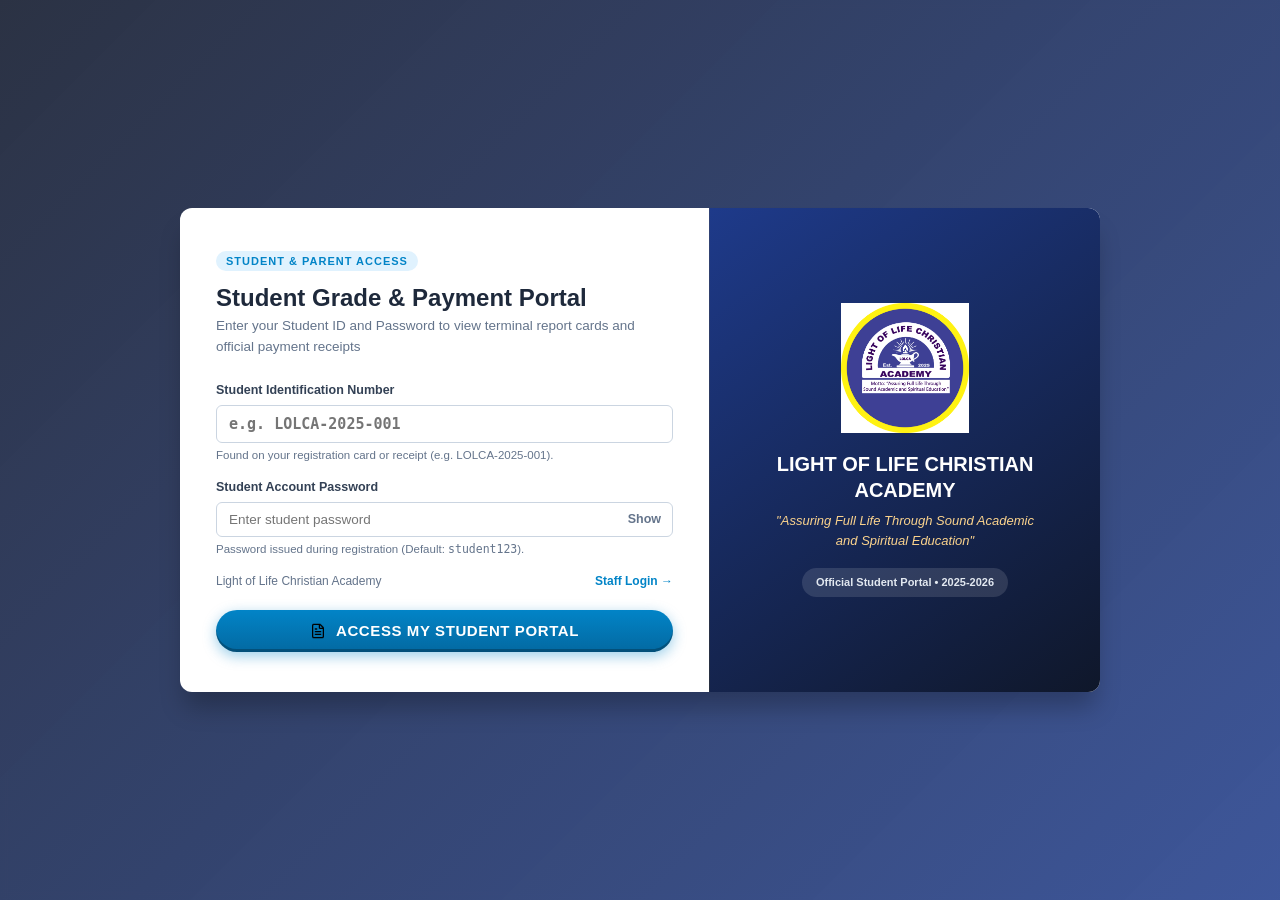
<file: student.html>
<!DOCTYPE html>
<html lang="en">
<head>
  <meta charset="UTF-8">
  <meta name="viewport" content="width=device-width, initial-scale=1.0">
  <title>LOLCA Student Portal - Light of Life Christian Academy</title>
  <link rel="icon" type="image/png" href="assets/images/LOLCA logo circle shape.png">
  <link rel="manifest" href="manifest-student.json">
  <meta name="theme-color" content="#1e3a8a">
  <link rel="stylesheet" href="assets/css/tokens.css">
  <link rel="stylesheet" href="assets/css/styles.css">
  <script>
    window.__pwaInstallPrompt = null;
    window.addEventListener('beforeinstallprompt', (e) => {
      e.preventDefault();
      window.__pwaInstallPrompt = e;
      if (window.LOLCA_APP && typeof window.LOLCA_APP.onInstallPromptReady === 'function') {
        window.LOLCA_APP.onInstallPromptReady(e);
      }
    });
    if ('serviceWorker' in navigator) {
      window.addEventListener('load', () => {
        navigator.serviceWorker.register('sw.js').catch(() => {});
      });
    }
  </script>
</head>
<body>

  <!-- =======================================================================
       STUDENT LOGIN GATEWAY
       ======================================================================= -->
  <main id="viewGateway" class="gateway-container">
    <div id="bgSlideshow" class="login-bg-slideshow"></div>
    <div class="login-bg-overlay"></div>

    <div class="gateway-card">
      <div class="gateway-form-pane">
        <div style="margin-bottom: 24px;">
          <span style="font-size: 11px; font-weight: 700; text-transform: uppercase; letter-spacing: 1px; color: #0284c7; background: #e0f2fe; padding: 4px 10px; border-radius: 9999px;">
            Student & Parent Access
          </span>
          <h2 style="font-size: 24px; font-weight: 800; color: #1e293b; margin-top: 8px;">
            Student Grade & Payment Portal
          </h2>
          <p class="text-muted" style="font-size: 13.5px;">
            Enter your Student ID and Password to view terminal report cards and official payment receipts
          </p>
        </div>

        <form id="formStudentLogin">
          <div class="form-group">
            <label class="form-label" for="studentIdInput">Student Identification Number</label>
            <input type="text" id="studentIdInput" class="input-field" 
                   value="" required 
                   placeholder="e.g. LOLCA-2025-001" style="font-family: monospace; font-size:15px; font-weight:700;">
            <p class="text-muted" style="font-size: 11.5px; margin-top: 4px;">
              Found on your registration card or receipt (e.g. LOLCA-2025-001).
            </p>
          </div>

          <div class="form-group">
            <label class="form-label" for="studentPasswordInput">Student Account Password</label>
            <div style="position:relative;">
              <input type="password" id="studentPasswordInput" class="input-field" required placeholder="Enter student password">
              <button type="button" id="btnToggleStudentPass" style="position:absolute; right:12px; top:50%; transform:translateY(-50%); background:none; border:none; cursor:pointer; color:#64748b; font-size:12.5px; font-weight:600;">
                Show
              </button>
            </div>
            <p class="text-muted" style="font-size: 11.5px; margin-top: 4px;">
              Password issued during registration (Default: <code>student123</code>).
            </p>
          </div>

          <div style="display:flex; justify-content:space-between; align-items:center; margin-bottom:20px;">
            <span class="text-muted" style="font-size:12px;">Light of Life Christian Academy</span>
            <a href="admin.html" style="font-size: 12px; color: #0284c7; font-weight: 600; text-decoration: none;">
              Staff Login &rarr;
            </a>
          </div>

          <button type="submit" class="btn btn-primary" style="width: 100%; padding: 12px; font-size: 15px;">
            <img src="assets/icons/file-text.png" class="sys-icon" alt="Sign In">
            Access My Student Portal
          </button>
        </form>
      </div>

      <div class="gateway-brand-pane">
        <img src="assets/images/LOLCA logo circle shape.png" alt="LOLCA Crest" class="pane-crest">
        <h1 class="pane-school-name">LIGHT OF LIFE CHRISTIAN ACADEMY</h1>
        <p class="pane-motto">"Assuring Full Life Through Sound Academic and Spiritual Education"</p>
        <div class="pane-info-tag">Official Student Portal • 2025-2026</div>
      </div>
    </div>
  </main>

  <!-- =======================================================================
       STUDENT WORKSTATION (REPORT CARDS & PAYMENT RECEIPTS)
       ======================================================================= -->
  <div id="viewStudentPortal" class="hidden">
    <!-- Header -->
    <header class="admin-top-navbar no-print" style="position:static; height:auto; min-height:68px; padding:10px 20px;">
      <div class="top-nav-left">
        <img src="assets/images/LOLCA logo circle shape.png" style="width:38px; height:38px;" alt="LOLCA">
        <div>
          <span style="font-size:15px; font-weight:800; color:#1e3a8a;">LIGHT OF LIFE CHRISTIAN ACADEMY</span>
          <div style="font-size:11.5px; color:#64748b;">Official Student Information Center</div>
        </div>
      </div>

      <div class="top-nav-right" style="display:flex; align-items:center; gap:8px; flex-wrap:wrap;">
        <div style="display:flex; align-items:center; gap:8px; background:#f1f5f9; padding:4px 12px; border-radius:9999px;">
          <img src="assets/icons/circle-user-round.png" id="studentPortalAvatar" class="user-avatar-sm" alt="Student">
          <div style="font-size:12px;">
            <strong id="studentPortalName">Student Name</strong>
            <span id="studentPortalClass" style="color:#64748b; margin-left:4px;">Grade</span>
          </div>
        </div>

        <!-- Download Web App -->
        <button type="button" class="btn btn-secondary btn-sm" id="btnStudentInstallApp" onclick="LOLCA_APP.installWebApp()" title="Download & install web app">
          <img src="assets/icons/download (2).png" class="sys-icon" alt="Download">
          Download App
        </button>

        <!-- Share Account Link -->
        <button type="button" class="btn btn-secondary btn-sm" id="btnStudentShareLink" title="Share direct student account link">
          <img src="assets/icons/camera.png" class="sys-icon" alt="Share">
          Share Link
        </button>

        <!-- Account Settings & Password -->
        <button type="button" class="btn btn-secondary btn-sm" id="btnStudentSettings" title="Change password and photo">
          <img src="assets/icons/user-key.png" class="sys-icon" alt="Settings">
          Settings
        </button>

        <!-- Sign Out -->
        <button type="button" class="btn btn-danger btn-sm btn-logout">
          <img src="assets/icons/log-out.png" class="sys-icon" alt="Logout">
          Sign Out
        </button>
      </div>
    </header>

    <div style="max-width:1100px; margin:24px auto; padding:0 20px;">
      <!-- Navigation Tabs -->
      <div class="no-print" style="display:flex; gap:10px; margin-bottom:24px; border-bottom:1px solid #cbd5e1; padding-bottom:8px; flex-wrap:wrap;">
        <button type="button" id="tabBtnReportCard" class="btn btn-primary" onclick="showStudentSection('report')">
          <img src="assets/icons/file-text.png" class="sys-icon" alt="Report">
          Official Report Card
        </button>
        <button type="button" id="tabBtnReceipt" class="btn btn-secondary" onclick="showStudentSection('receipt')">
          <img src="assets/icons/landmark.png" class="sys-icon" alt="Receipt">
          Payment Information & Receipt (Half-A4)
        </button>
        <button type="button" class="btn btn-secondary" style="margin-left:auto;" onclick="window.print()">
          <img src="assets/icons/download (2).png" class="sys-icon" alt="Print">
          Print / Save PDF
        </button>
      </div>

      <!-- Section: Report Card -->
      <div id="studentSectionReport">
        <div id="studentOwnReportCardTarget"></div>
      </div>

      <!-- Section: Payment Receipt -->
      <div id="studentSectionReceipt" class="hidden">
        <div id="studentOwnReceiptTarget"></div>
      </div>
    </div>
  </div>

  <!-- =======================================================================
       MODAL: STUDENT ACCOUNT SETTINGS & PASSWORD CHANGE
       ======================================================================= -->
  <div id="modalStudentSettings" class="modal-overlay hidden">
    <div class="modal-dialog">
      <div class="modal-header">
        <h3>Student Account Settings</h3>
        <button type="button" class="modal-close-btn" data-close-modal="modalStudentSettings">&times;</button>
      </div>
      <form id="formStudentSettings">
        <div class="modal-body">
          <div class="photo-upload-group">
            <div class="photo-preview-box">
              <img src="assets/icons/circle-user-round.png" id="studentSelfPhotoPreview" alt="Student Preview">
            </div>
            <div>
              <label class="form-label" style="margin-bottom:4px; font-weight:700;">Update Passport Photo</label>
              <input type="file" id="inpStudentSelfPhotoFile" accept="image/*" class="input-field" style="padding:6px; font-size:12px;">
              <input type="hidden" id="inpStudentSelfPhotoUrl" value="">
              <small class="text-muted">Passport photo used on your official report card and payment receipts.</small>
            </div>
          </div>

          <div style="background:#f8fafc; border:1px solid #e2e8f0; border-radius:6px; padding:12px; margin-bottom:14px;">
            <div style="font-size:12.5px; color:#475569;">
              <strong id="displaySettingsStudentName">Student Name</strong><br>
              <span id="displaySettingsStudentId" style="font-family:monospace; color:#0284c7; font-weight:700;"></span> •
              <span id="displaySettingsStudentClass"></span>
            </div>
          </div>

          <div style="border-top:1px solid #e2e8f0; padding-top:14px; margin-top:10px;">
            <h4 style="font-size:14px; font-weight:800; color:#1e293b; margin-bottom:10px;">Change Password</h4>
            <div class="form-group">
              <label class="form-label">Current Password *</label>
              <input type="password" id="inpStudentOldPass" class="input-field" required placeholder="Enter current password">
            </div>
            <div class="form-group">
              <label class="form-label">New Password *</label>
              <input type="password" id="inpStudentNewPass" class="input-field" required minlength="4" placeholder="Enter new password (min 4 characters)">
            </div>
            <div class="form-group">
              <label class="form-label">Confirm New Password *</label>
              <input type="password" id="inpStudentConfirmPass" class="input-field" required minlength="4" placeholder="Re-enter new password">
            </div>
          </div>
        </div>
        <div class="modal-footer">
          <button type="button" class="btn btn-secondary" data-close-modal="modalStudentSettings">Cancel</button>
          <button type="submit" class="btn btn-primary">Save Changes & Password</button>
        </div>
      </form>
    </div>
  </div>

  <!-- =======================================================================
       MODAL: STUDENT SHARE ACCOUNT LINK
       ======================================================================= -->
  <div id="modalStudentShare" class="modal-overlay hidden">
    <div class="modal-dialog">
      <div class="modal-header">
        <h3>Share Student Account Link</h3>
        <button type="button" class="modal-close-btn" data-close-modal="modalStudentShare">&times;</button>
      </div>
      <div class="modal-body">
        <p style="font-size:13px; color:#475569; margin-bottom:14px;">
          Share your direct student access link with your parent or guardian via WhatsApp or SMS. It automatically enters your Student ID:
        </p>
        <div class="form-group">
          <label class="form-label">Direct Student Portal Link</label>
          <div style="display:flex; gap:8px;">
            <input type="text" id="inpStudentShareUrl" class="input-field" readonly style="font-family:monospace; font-size:12px;">
            <button type="button" class="btn btn-secondary btn-sm" id="btnStudentCopyUrl">Copy</button>
          </div>
        </div>
        <div style="display:flex; flex-direction:column; gap:10px; margin-top:16px;">
          <a id="btnStudentWhatsApp" target="_blank" class="btn btn-whatsapp" style="text-align:center; text-decoration:none; display:flex; align-items:center; justify-content:center; gap:8px; padding:10px;">
            <img src="assets/images/WhatsApp Image 2026-07-13 at 11.54.49 AM.jpeg" style="width:18px; height:18px; border-radius:50%;" alt="WA">
            Share to WhatsApp
          </a>
          <a id="btnStudentSMS" class="btn btn-sms" style="text-align:center; text-decoration:none; display:flex; align-items:center; justify-content:center; gap:8px; padding:10px;">
            <img src="assets/icons/mail-open.png" class="sys-icon" alt="SMS">
            Share via SMS (Mobile Text)
          </a>
        </div>
      </div>
      <div class="modal-footer">
        <button type="button" class="btn btn-secondary" data-close-modal="modalStudentShare">Close</button>
      </div>
    </div>
  </div>

  <!-- Global Loader -->
  <div id="globalLoader" class="global-loader-overlay hidden">
    <div class="loader-content">
      <div class="loader-spinner"></div>
      <div class="loader-text">Loading student records...</div>
    </div>
  </div>

  <!-- Scripts -->
  <script src="assets/js/config.js"></script>
  <script src="assets/js/api.js"></script>
  <script src="assets/js/app.js"></script>
  <script>
    function showStudentSection(sec) {
      const rep = document.getElementById('studentSectionReport');
      const rec = document.getElementById('studentSectionReceipt');
      const btnRep = document.getElementById('tabBtnReportCard');
      const btnRec = document.getElementById('tabBtnReceipt');

      if (sec === 'report') {
        rep.classList.remove('hidden');
        rec.classList.add('hidden');
        btnRep.className = 'btn btn-primary';
        btnRec.className = 'btn btn-secondary';
      } else {
        rec.classList.remove('hidden');
        rep.classList.add('hidden');
        btnRec.className = 'btn btn-primary';
        btnRep.className = 'btn btn-secondary';
      }
    }

    if ('serviceWorker' in navigator) {
      navigator.serviceWorker.register('sw.js').catch(() => {});
    }
  </script>
</body>
</html>
</file>
<file: assets/css/tokens.css>
/**
 * tokens.css
 * -----------------------------------------------------------------------
 * Design Tokens for Light of Life Christian Academy (LOLCA) System.
 * Clean, modern, high-contrast, strictly professional.
 * -----------------------------------------------------------------------
 */

:root {
  /* Brand Primary: Deep Royal Navy Blue */
  --color-primary: #1e3a8a;
  --color-primary-hover: #1d4ed8;
  --color-primary-light: #eff6ff;
  --color-primary-dark: #172554;

  /* Brand Secondary: Gold / Amber */
  --color-accent: #f59e0b;
  --color-accent-hover: #d97706;
  --color-accent-light: #fef3c7;
  --color-accent-dark: #b45309;

  /* Neutrals & Surfaces */
  --color-bg-body: #f8fafc;
  --color-bg-surface: #ffffff;
  --color-bg-surface-elevated: #ffffff;
  --color-bg-subtle: #f1f5f9;
  --color-border: #e2e8f0;
  --color-border-focus: #3b82f6;

  /* Text Colors */
  --color-text-main: #0f172a;
  --color-text-muted: #64748b;
  --color-text-subtle: #94a3b8;
  --color-text-inverse: #ffffff;

  /* Status Colors */
  --color-success: #10b981;
  --color-success-bg: #ecfdf5;
  --color-success-border: #a7f3d0;
  
  --color-warning: #f59e0b;
  --color-warning-bg: #fffbeb;
  --color-warning-border: #fde68a;

  --color-danger: #ef4444;
  --color-danger-bg: #fef2f2;
  --color-danger-border: #fecaca;

  --color-info: #3b82f6;
  --color-info-bg: #eff6ff;
  --color-info-border: #bfdbfe;

  /* Typography */
  --font-family-base: -apple-system, BlinkMacSystemFont, "Segoe UI", Roboto, Helvetica, Arial, sans-serif;
  --font-family-mono: ui-monospace, SFMono-Regular, Menlo, Monaco, Consolas, "Liberation Mono", "Courier New", monospace;

  /* Elevation & Shadows */
  --shadow-sm: 0 1px 2px 0 rgba(0, 0, 0, 0.05);
  --shadow-md: 0 4px 6px -1px rgba(0, 0, 0, 0.1), 0 2px 4px -2px rgba(0, 0, 0, 0.1);
  --shadow-lg: 0 10px 15px -3px rgba(0, 0, 0, 0.1), 0 4px 6px -4px rgba(0, 0, 0, 0.1);
  --shadow-xl: 0 20px 25px -5px rgba(0, 0, 0, 0.1), 0 8px 10px -6px rgba(0, 0, 0, 0.1);

  /* Radius */
  --radius-sm: 4px;
  --radius-md: 8px;
  --radius-lg: 12px;
  --radius-xl: 16px;
  --radius-full: 9999px;

  /* Transitions */
  --transition-fast: 150ms ease;
  --transition-normal: 250ms ease;
}
</file>
<file: assets/css/styles.css>
/**
 * styles.css
 * -----------------------------------------------------------------------
 * Main Stylesheet for Light of Life Christian Academy (LOLCA) System.
 * Clean, modern, responsive, no emojis, official school theme.
 * Matches Image 5 (Cards tabs & left sidebar layout),
 * Images 1, 2, 3, 4 (Exact 2-page half A4 report card),
 * and Image 6 (Exact Student Payments Information Tracking receipt).
 * -----------------------------------------------------------------------
 */

*, *::before, *::after {
  box-sizing: border-box;
  margin: 0;
  padding: 0;
}

body {
  font-family: var(--font-family-base, -apple-system, BlinkMacSystemFont, "Segoe UI", Roboto, sans-serif);
  background-color: #f1f5f9;
  color: #1e293b;
  line-height: 1.5;
  -webkit-font-smoothing: antialiased;
  min-height: 100vh;
}

/* Utilities */
.hidden { display: none !important; }
.text-center { text-align: center; }
.text-right { text-align: right; }
.text-muted { color: #64748b; }
.font-bold { font-weight: 700; }
.font-semibold { font-weight: 600; }

.sys-icon {
  width: 16px;
  height: 16px;
  object-fit: contain;
  vertical-align: middle;
  display: inline-block;
}
.sys-icon-lg {
  width: 22px;
  height: 22px;
  object-fit: contain;
  vertical-align: middle;
}
.sys-icon-xl {
  width: 32px;
  height: 32px;
  object-fit: contain;
}

/* Modern Capsule / Pill Buttons (matching UI image style) */
.btn {
  display: inline-flex;
  align-items: center;
  justify-content: center;
  gap: 10px;
  font-family: inherit;
  font-size: 13px;
  font-weight: 800;
  text-transform: uppercase;
  letter-spacing: 0.6px;
  padding: 10px 22px;
  border-radius: 9999px;
  border: none;
  cursor: pointer;
  transition: all 0.22s cubic-bezier(0.4, 0, 0.2, 1);
  text-decoration: none;
  line-height: 1.2;
  position: relative;
  box-shadow: 0 4px 14px rgba(0, 0, 0, 0.16), inset 0 -3px 0 rgba(0, 0, 0, 0.2);
}
.btn:hover:not(:disabled) {
  transform: translateY(-2px);
  filter: brightness(1.08);
  box-shadow: 0 7px 18px rgba(0, 0, 0, 0.22), inset 0 -3px 0 rgba(0, 0, 0, 0.22);
}
.btn:active:not(:disabled) {
  transform: translateY(1px);
  box-shadow: 0 2px 6px rgba(0, 0, 0, 0.18), inset 0 -1px 0 rgba(0, 0, 0, 0.25);
}
.btn:disabled {
  opacity: 0.55;
  cursor: not-allowed;
  transform: none;
  box-shadow: none;
}

/* Color Themes Matching Uploaded Pill Button Palette */
.btn-primary {
  background: linear-gradient(180deg, #0284c7 0%, #0369a1 100%);
  color: #ffffff;
  box-shadow: 0 4px 14px rgba(2, 132, 199, 0.4), inset 0 -3px 0 rgba(0, 0, 0, 0.25);
}
.btn-primary:hover:not(:disabled) {
  background: linear-gradient(180deg, #0ea5e9 0%, #0284c7 100%);
  box-shadow: 0 7px 20px rgba(2, 132, 199, 0.5), inset 0 -3px 0 rgba(0, 0, 0, 0.25);
}

.btn-accent, .btn-orange {
  background: linear-gradient(180deg, #f97316 0%, #ea580c 100%);
  color: #ffffff;
  box-shadow: 0 4px 14px rgba(249, 115, 22, 0.4), inset 0 -3px 0 rgba(0, 0, 0, 0.25);
}
.btn-accent:hover:not(:disabled), .btn-orange:hover:not(:disabled) {
  background: linear-gradient(180deg, #fb923c 0%, #f97316 100%);
  box-shadow: 0 7px 20px rgba(249, 115, 22, 0.5), inset 0 -3px 0 rgba(0, 0, 0, 0.25);
}

.btn-danger, .btn-pink {
  background: linear-gradient(180deg, #e11d48 0%, #be123c 100%);
  color: #ffffff;
  box-shadow: 0 4px 14px rgba(225, 29, 72, 0.4), inset 0 -3px 0 rgba(0, 0, 0, 0.25);
}
.btn-danger:hover:not(:disabled), .btn-pink:hover:not(:disabled) {
  background: linear-gradient(180deg, #f43f5e 0%, #e11d48 100%);
  box-shadow: 0 7px 20px rgba(225, 29, 72, 0.5), inset 0 -3px 0 rgba(0, 0, 0, 0.25);
}

.btn-purple {
  background: linear-gradient(180deg, #9333ea 0%, #7e22ce 100%);
  color: #ffffff;
  box-shadow: 0 4px 14px rgba(147, 51, 234, 0.4), inset 0 -3px 0 rgba(0, 0, 0, 0.25);
}
.btn-purple:hover:not(:disabled) {
  background: linear-gradient(180deg, #a855f7 0%, #9333ea 100%);
  box-shadow: 0 7px 20px rgba(147, 51, 234, 0.5), inset 0 -3px 0 rgba(0, 0, 0, 0.25);
}

.btn-teal {
  background: linear-gradient(180deg, #0d9488 0%, #0f766e 100%);
  color: #ffffff;
  box-shadow: 0 4px 14px rgba(13, 148, 136, 0.4), inset 0 -3px 0 rgba(0, 0, 0, 0.25);
}
.btn-teal:hover:not(:disabled) {
  background: linear-gradient(180deg, #14b8a6 0%, #0d9488 100%);
  box-shadow: 0 7px 20px rgba(13, 148, 136, 0.5), inset 0 -3px 0 rgba(0, 0, 0, 0.25);
}

.btn-success, .btn-green {
  background: linear-gradient(180deg, #16a34a 0%, #15803d 100%);
  color: #ffffff;
  box-shadow: 0 4px 14px rgba(22, 163, 74, 0.4), inset 0 -3px 0 rgba(0, 0, 0, 0.25);
}
.btn-success:hover:not(:disabled), .btn-green:hover:not(:disabled) {
  background: linear-gradient(180deg, #22c55e 0%, #16a34a 100%);
  box-shadow: 0 7px 20px rgba(22, 163, 74, 0.5), inset 0 -3px 0 rgba(0, 0, 0, 0.25);
}

.btn-secondary {
  background: linear-gradient(180deg, #475569 0%, #334155 100%);
  color: #ffffff;
  box-shadow: 0 4px 14px rgba(51, 65, 85, 0.35), inset 0 -3px 0 rgba(0, 0, 0, 0.25);
}
.btn-secondary:hover:not(:disabled) {
  background: linear-gradient(180deg, #64748b 0%, #475569 100%);
  box-shadow: 0 7px 20px rgba(51, 65, 85, 0.45), inset 0 -3px 0 rgba(0, 0, 0, 0.25);
}

.btn-sm {
  font-size: 11px;
  padding: 6px 14px;
  letter-spacing: 0.5px;
  gap: 6px;
  box-shadow: 0 3px 8px rgba(0, 0, 0, 0.14), inset 0 -2px 0 rgba(0, 0, 0, 0.2);
}

/* Circular Arrow Badge like in Reference Image */
.btn-arrow-circle {
  display: inline-flex;
  align-items: center;
  justify-content: center;
  width: 20px;
  height: 20px;
  border-radius: 50%;
  border: 1.8px solid rgba(255, 255, 255, 0.85);
  font-size: 11px;
  font-weight: 900;
  line-height: 1;
  margin-left: 2px;
  background: rgba(255, 255, 255, 0.15);
  transition: transform 0.2s ease;
}
.btn:hover .btn-arrow-circle {
  transform: translateX(2px);
  background: rgba(255, 255, 255, 0.28);
}

/* (+) Expand Button for Student Payment Rows */
.btn-expand-payments {
  display: inline-flex;
  align-items: center;
  justify-content: center;
  width: 24px;
  height: 24px;
  border-radius: 50%;
  background: linear-gradient(180deg, #0284c7 0%, #0369a1 100%);
  color: #ffffff;
  font-weight: 900;
  font-size: 15px;
  line-height: 1;
  border: none;
  cursor: pointer;
  box-shadow: 0 2px 6px rgba(2, 132, 199, 0.35);
  transition: all 0.2s cubic-bezier(0.4, 0, 0.2, 1);
}
.btn-expand-payments:hover {
  transform: scale(1.15);
  background: linear-gradient(180deg, #0ea5e9 0%, #0284c7 100%);
}
.btn-expand-payments.expanded {
  background: linear-gradient(180deg, #e11d48 0%, #be123c 100%);
  box-shadow: 0 2px 6px rgba(225, 29, 72, 0.4);
  transform: rotate(45deg);
}

/* Nested Student Payment Row Accordion */
.student-payment-accordion-row {
  background-color: #f8fafc;
  transition: all 0.3s ease;
}
.student-payment-accordion-row td {
  padding: 12px 18px !important;
  border-bottom: 2px solid #e2e8f0;
}
.student-payment-card {
  background: #ffffff;
  border: 1px solid #cbd5e1;
  border-radius: 8px;
  padding: 14px 18px;
  box-shadow: 0 2px 8px rgba(0, 0, 0, 0.05);
}

/* Form Controls */
.form-group { margin-bottom: 14px; text-align: left; }
.form-label { display: block; font-size: 12.5px; font-weight: 600; color: #334155; margin-bottom: 5px; }
.input-field, .select-field, .textarea-field {
  width: 100%;
  padding: 9px 12px;
  font-size: 13.5px;
  font-family: inherit;
  border: 1px solid #cbd5e1;
  border-radius: 6px;
  background-color: #ffffff;
  color: #1e293b;
  outline: none;
  transition: border-color 0.2s ease;
}
.input-field:focus, .select-field:focus { border-color: #0284c7; box-shadow: 0 0 0 2px rgba(2, 132, 199, 0.15); }

/* =======================================================================
   GATEWAY LOGIN CONTAINER & SLIDESHOW
   ======================================================================= */
.gateway-container {
  position: relative;
  min-height: 100vh;
  display: flex;
  align-items: center;
  justify-content: center;
  padding: 24px;
}
.login-bg-slideshow {
  position: absolute;
  top: 0; left: 0; right: 0; bottom: 0;
  z-index: 0;
}
.login-bg-slideshow .slide {
  position: absolute;
  top: 0; left: 0; right: 0; bottom: 0;
  background-size: cover;
  background-position: center;
  opacity: 0;
  transition: opacity 1.5s ease-in-out;
}
.login-bg-slideshow .slide.active { opacity: 1; }
.login-bg-overlay {
  position: absolute;
  top: 0; left: 0; right: 0; bottom: 0;
  background: linear-gradient(135deg, rgba(15, 23, 42, 0.88) 0%, rgba(30, 58, 138, 0.85) 100%);
  backdrop-filter: blur(4px);
}
.gateway-card {
  position: relative;
  z-index: 10;
  width: 100%;
  max-width: 920px;
  background: #ffffff;
  border-radius: 12px;
  box-shadow: 0 20px 25px -5px rgba(0, 0, 0, 0.25);
  display: grid;
  grid-template-columns: 1.15fr 0.85fr;
  overflow: hidden;
}
@media (max-width: 820px) {
  .gateway-card { grid-template-columns: 1fr; }
  .gateway-brand-pane { display: none; }
}
.gateway-form-pane { padding: 40px 36px; display: flex; flex-direction: column; justify-content: center; }
.gateway-brand-pane {
  background: linear-gradient(145deg, #1e3a8a 0%, #0f172a 100%);
  color: #ffffff;
  padding: 40px 32px;
  display: flex;
  flex-direction: column;
  align-items: center;
  justify-content: center;
  text-align: center;
  border-left: 1px solid rgba(255, 255, 255, 0.1);
}
.gateway-brand-pane .pane-crest {
  width: 130px;
  height: 130px;
  object-fit: contain;
  margin-bottom: 18px;
}
.gateway-brand-pane .pane-school-name { font-size: 20px; font-weight: 800; margin-bottom: 8px; line-height: 1.3; }
.gateway-brand-pane .pane-motto { font-size: 13px; font-style: italic; color: #fbd38d; margin-bottom: 18px; max-width: 270px; }
.gateway-brand-pane .pane-info-tag {
  background: rgba(255, 255, 255, 0.12);
  padding: 6px 14px;
  border-radius: 9999px;
  font-size: 11px;
  font-weight: 600;
  color: #e2e8f0;
}

/* Gateway Tabs */
.gateway-tabs {
  display: flex;
  background: #f1f5f9;
  border-radius: 6px;
  padding: 4px;
  margin-bottom: 20px;
  gap: 4px;
}
.gateway-tab-btn {
  flex: 1;
  padding: 9px 12px;
  font-size: 13px;
  font-weight: 600;
  border: none;
  border-radius: 4px;
  background: transparent;
  color: #64748b;
  cursor: pointer;
  transition: all 0.2s ease;
  display: inline-flex;
  align-items: center;
  justify-content: center;
  gap: 6px;
}
.gateway-tab-btn.active {
  background: #ffffff;
  color: #0284c7;
  box-shadow: 0 1px 3px rgba(0,0,0,0.1);
}

/* OTP 2FA inputs */
.otp-input-container {
  display: flex;
  justify-content: center;
  gap: 10px;
  margin: 20px 0;
}
.otp-digit {
  width: 46px;
  height: 54px;
  font-size: 24px;
  font-weight: 800;
  text-align: center;
  border: 2px solid #cbd5e1;
  border-radius: 6px;
  font-family: monospace;
  outline: none;
}
.otp-digit:focus { border-color: #0284c7; box-shadow: 0 0 0 3px rgba(2, 132, 199, 0.2); }

/* =======================================================================
   ADMIN WORKSTATION: WORKSPACE WITH LEFT PANE (IMAGE 5 STYLE)
   ======================================================================= */
.admin-layout-wrapper {
  display: flex;
  min-height: 100vh;
}

/* Left Sidebar Pane */
.admin-sidebar {
  width: 250px;
  background: #ffffff;
  border-right: 1px solid #e2e8f0;
  display: flex;
  flex-direction: column;
  flex-shrink: 0;
}
.sidebar-brand-box {
  padding: 20px 16px;
  border-bottom: 1px solid #e2e8f0;
  display: flex;
  align-items: center;
  gap: 10px;
}
.sidebar-brand-box .brand-logo-img {
  width: 36px;
  height: 36px;
  object-fit: contain;
}
.sidebar-brand-box .brand-title-text {
  font-size: 15px;
  font-weight: 800;
  color: #0284c7;
}

.sidebar-user-card {
  padding: 16px;
  border-bottom: 1px solid #e2e8f0;
  display: flex;
  align-items: center;
  gap: 10px;
  background: #f8fafc;
}
.sidebar-user-card .user-avatar {
  width: 38px;
  height: 38px;
  border-radius: 50%;
  border: 1px solid #cbd5e1;
}
.sidebar-user-card .user-info-name {
  font-size: 13px;
  font-weight: 700;
  color: #1e293b;
  line-height: 1.2;
}
.sidebar-user-card .user-info-role {
  font-size: 11px;
  color: #0284c7;
  font-weight: 600;
}

.sidebar-nav-menu {
  padding: 12px 8px;
  flex: 1;
  display: flex;
  flex-direction: column;
  gap: 3px;
}
.sidebar-nav-item {
  display: flex;
  align-items: center;
  gap: 12px;
  padding: 10px 14px;
  font-size: 13px;
  font-weight: 600;
  color: #475569;
  border-radius: 6px;
  border: none;
  background: transparent;
  cursor: pointer;
  transition: all 0.15s ease;
  text-align: left;
  width: 100%;
}
.sidebar-nav-item:hover {
  background: #f1f5f9;
  color: #0284c7;
}
.sidebar-nav-item.active {
  background: #e0f2fe;
  color: #0284c7;
  font-weight: 700;
}

/* Top App Header */
.admin-main-area {
  flex: 1;
  display: flex;
  flex-direction: column;
  min-width: 0;
  background: #f8fafc;
}
.admin-top-navbar {
  height: 60px;
  background: #ffffff;
  border-bottom: 1px solid #e2e8f0;
  display: flex;
  align-items: center;
  justify-content: space-between;
  padding: 0 24px;
  position: sticky;
  top: 0;
  z-index: 50;
}
.top-nav-left {
  display: flex;
  align-items: center;
  gap: 12px;
}
.top-nav-title {
  font-size: 18px;
  font-weight: 800;
  color: #0284c7;
}
.top-nav-right {
  display: flex;
  align-items: center;
  gap: 12px;
}

/* Main Content Workspace */
.admin-page-content {
  padding: 24px;
  flex: 1;
  max-width: 1400px;
  width: 100%;
  margin: 0 auto;
}

/* =======================================================================
   CARDS TABS DASHBOARD VIEW (IMAGE 5 STYLE)
   ======================================================================= */
.dashboard-heading-box {
  margin-bottom: 24px;
  display: flex;
  justify-content: space-between;
  align-items: center;
}
.dashboard-heading-box h2 {
  font-size: 22px;
  font-weight: 800;
  color: #1e293b;
}

.card-tabs-grid {
  display: grid;
  grid-template-columns: repeat(auto-fit, minmax(260px, 1fr));
  gap: 18px;
  margin-bottom: 30px;
}

.action-card-tile {
  background: #ffffff;
  border: 1px solid #e2e8f0;
  border-radius: 8px;
  padding: 16px 20px;
  display: flex;
  align-items: center;
  gap: 16px;
  box-shadow: 0 1px 3px rgba(0, 0, 0, 0.05);
  cursor: pointer;
  transition: transform 0.15s ease, box-shadow 0.15s ease, border-color 0.15s ease;
  user-select: none;
}
.action-card-tile:hover {
  transform: translateY(-2px);
  box-shadow: 0 6px 12px rgba(0, 0, 0, 0.08);
  border-color: #0284c7;
}
.action-card-tile .card-icon-square {
  width: 48px;
  height: 48px;
  border-radius: 6px;
  background: #0284c7;
  display: flex;
  align-items: center;
  justify-content: center;
  flex-shrink: 0;
}
.action-card-tile .card-icon-square img {
  width: 24px;
  height: 24px;
  filter: brightness(0) invert(1);
}
.action-card-tile .card-tile-info {
  display: flex;
  flex-direction: column;
}
.action-card-tile .card-tile-title {
  font-size: 13.5px;
  font-weight: 800;
  color: #1e293b;
  text-transform: uppercase;
  letter-spacing: 0.5px;
}
.action-card-tile .card-tile-desc {
  font-size: 11.5px;
  color: #64748b;
  margin-top: 2px;
}

/* Content Container Card */
.content-box-card {
  background: #ffffff;
  border: 1px solid #e2e8f0;
  border-radius: 8px;
  box-shadow: 0 1px 3px rgba(0, 0, 0, 0.05);
  margin-bottom: 24px;
  overflow: hidden;
}
.content-box-header {
  padding: 16px 20px;
  border-bottom: 1px solid #e2e8f0;
  display: flex;
  align-items: center;
  justify-content: space-between;
  flex-wrap: wrap;
  gap: 12px;
}
.content-box-title {
  font-size: 15px;
  font-weight: 700;
  color: #1e293b;
  display: flex;
  align-items: center;
  gap: 8px;
}
.content-box-body {
  padding: 20px;
}

/* Toolbar */
.toolbar-row {
  display: flex;
  align-items: center;
  justify-content: space-between;
  gap: 12px;
  flex-wrap: wrap;
  margin-bottom: 16px;
}

/* Data Tables */
.table-responsive {
  width: 100%;
  overflow-x: auto;
}
.data-table {
  width: 100%;
  border-collapse: collapse;
  text-align: left;
  font-size: 13px;
}
.data-table th {
  background: #f8fafc;
  color: #475569;
  font-weight: 700;
  padding: 10px 14px;
  border-bottom: 1px solid #e2e8f0;
  white-space: nowrap;
}
.data-table td {
  padding: 12px 14px;
  border-bottom: 1px solid #f1f5f9;
  color: #1e293b;
  vertical-align: middle;
}
.data-table tbody tr:hover {
  background-color: #f8fafc;
}

/* Modals */
.modal-overlay {
  position: fixed;
  top: 0; left: 0; right: 0; bottom: 0;
  background: rgba(15, 23, 42, 0.6);
  backdrop-filter: blur(4px);
  display: flex;
  align-items: center;
  justify-content: center;
  z-index: 1000;
  padding: 20px;
}
.modal-dialog {
  background: #ffffff;
  border-radius: 10px;
  box-shadow: 0 20px 25px -5px rgba(0, 0, 0, 0.2);
  width: 100%;
  max-width: 600px;
  max-height: 90vh;
  display: flex;
  flex-direction: column;
  overflow: hidden;
}
.modal-dialog-lg { max-width: 800px; }
.modal-dialog-xl { max-width: 1050px; }
.modal-header {
  padding: 16px 20px;
  border-bottom: 1px solid #e2e8f0;
  display: flex;
  align-items: center;
  justify-content: space-between;
}
.modal-header h3 { font-size: 16px; font-weight: 700; }
.modal-close-btn { background: transparent; border: none; font-size: 20px; cursor: pointer; color: #94a3b8; }
.modal-body { padding: 20px; overflow-y: auto; }
.modal-footer {
  padding: 14px 20px;
  border-top: 1px solid #e2e8f0;
  display: flex;
  align-items: center;
  justify-content: flex-end;
  gap: 10px;
  background: #f8fafc;
}
.form-grid-2 { display: grid; grid-template-columns: 1fr 1fr; gap: 14px; }
.form-grid-3 { display: grid; grid-template-columns: 1fr 1fr 1fr; gap: 14px; }
@media (max-width: 640px) {
  .form-grid-2, .form-grid-3 { grid-template-columns: 1fr; }
}

/* =======================================================================
   EXACT REPORT CARD STYLES (IMAGES 1, 2, 3, 4)
   TWO-PAGE HALF A4 BOOKLET
   ======================================================================= */
.report-booklet-wrapper {
  display: flex;
  flex-direction: column;
  gap: 24px;
  align-items: center;
  margin: 0 auto;
}

.report-page-sheet {
  background: #ffffff;
  width: 100%;
  max-width: 950px;
  min-height: 600px;
  padding: 24px;
  box-shadow: 0 4px 6px -1px rgba(0, 0, 0, 0.1);
  border: 1px solid #cbd5e1;
  font-family: Arial, sans-serif;
  color: #000000;
}

/* Page 1: Outer Cover & Promotion Statement (Two Columns) */
.report-cover-grid {
  display: grid;
  grid-template-columns: 1fr 1.1fr;
  gap: 20px;
  height: 100%;
}

.cover-left-box {
  border: 4px solid #000000;
  padding: 24px 20px;
  display: flex;
  flex-direction: column;
  justify-content: space-between;
}
.promotion-title {
  text-align: center;
  font-size: 20px;
  font-weight: 800;
  font-style: italic;
  text-decoration: underline;
  margin-bottom: 24px;
}
.promotion-statement-text {
  font-size: 13.5px;
  line-height: 2;
}
.blank-fill-line {
  display: inline-block;
  border-bottom: 1px solid #000000;
  min-width: 120px;
  text-align: center;
  font-weight: 700;
  padding: 0 4px;
}

.cover-right-box {
  border: 4px solid #000000;
  padding: 20px;
  display: flex;
  flex-direction: column;
}
.cover-header-row {
  display: flex;
  gap: 12px;
  align-items: center;
  margin-bottom: 14px;
}
.cover-shield-crest {
  width: 76px;
  height: 76px;
  object-fit: contain;
}
.cover-header-text h3 {
  font-size: 16px;
  font-weight: 900;
  color: #0f172a;
  line-height: 1.2;
}
.cover-contact-text {
  font-size: 11px;
  font-style: italic;
  line-height: 1.35;
  color: #000000;
}

.report-main-badge-title {
  text-align: center;
  font-size: 17px;
  font-weight: 900;
  font-style: italic;
  text-decoration: underline;
  margin: 12px 0 16px 0;
  letter-spacing: 0.5px;
}

.parents-guardian-heading {
  text-align: center;
  font-size: 13px;
  font-weight: 900;
  font-style: italic;
  text-decoration: underline;
  margin-top: 14px;
}
.parents-guardian-sub {
  text-align: center;
  font-size: 11.5px;
  font-style: italic;
  margin-bottom: 10px;
}

.period-signatures-table {
  width: 100%;
  border-collapse: collapse;
  font-size: 12px;
  margin-bottom: 14px;
}
.period-signatures-table th, .period-signatures-table td {
  border: 1px solid #000000;
  padding: 4px 8px;
  text-align: center;
}
.period-signatures-table th { font-weight: 700; }

.cover-warning-note {
  font-size: 11px;
  font-style: italic;
  line-height: 1.4;
  margin-top: auto;
}

/* Page 2: Inside Marks Table (First Semester and Second Semester) */
.report-marks-grid {
  display: grid;
  grid-template-columns: 1fr 1fr;
  gap: 16px;
  margin-bottom: 16px;
}

.semester-marks-table {
  width: 100%;
  border-collapse: collapse;
  font-size: 11px;
  font-family: Arial, sans-serif;
}
.semester-marks-table th, .semester-marks-table td {
  border: 1px solid #000000;
  padding: 3px 4px;
  text-align: center;
}
.semester-marks-table .sem-header-title {
  background: #ffffff;
  font-weight: 900;
  font-size: 12.5px;
  padding: 6px;
}
.semester-marks-table .category-header-row {
  background: #fbd38d; /* Peach/apricot header as in reference */
  font-weight: 900;
  text-align: center;
  font-size: 11.5px;
  letter-spacing: 0.5px;
}
.semester-marks-table .subj-name-cell {
  text-align: left;
  padding-left: 6px;
  font-weight: normal;
  white-space: nowrap;
}

.conduct-attendance-box {
  border-top: 1px solid #000000;
  padding-top: 8px;
  margin-top: 10px;
  font-size: 11.5px;
  display: flex;
  justify-content: space-between;
}

/* =======================================================================
   EXACT HALF-A4 PAYMENT TRACKING RECEIPT (IMAGE 6 EXACT)
   ======================================================================= */
.payment-receipt-sheet {
  background: #ffffff;
  width: 100%;
  max-width: 790px;
  padding: 16px 22px;
  margin: 0 auto;
  border: 2.5px solid #1e3a8a;
  border-radius: 4px;
  font-family: Arial, sans-serif;
  color: #000000;
  box-shadow: 0 4px 6px -1px rgba(0, 0, 0, 0.1);
  box-sizing: border-box;
}

.receipt-header-row {
  display: flex;
  align-items: center;
  justify-content: space-between;
  text-align: center;
  margin-bottom: 8px;
}

.receipt-logo-crest {
  width: 56px;
  height: 56px;
  object-fit: contain;
}

.receipt-header-text h2 {
  font-size: 18px;
  font-weight: 900;
  color: #1e3a8a;
  letter-spacing: 0.5px;
  margin-bottom: 2px;
}

.receipt-header-text .receipt-motto {
  font-size: 10.5px;
  font-weight: 700;
  color: #d97706;
  margin-bottom: 2px;
  font-style: italic;
}

.receipt-header-text .receipt-location-info {
  font-size: 10px;
  font-style: italic;
  line-height: 1.3;
  color: #334155;
}

.receipt-yellow-divider {
  height: 3px;
  background: #f59e0b;
  margin: 6px 0 10px 0;
}

.receipt-section-box-title {
  border: 1.5px solid #1e3a8a;
  background: #f8fafc;
  padding: 3px 10px;
  text-align: center;
  font-size: 12px;
  font-weight: 900;
  color: #1e3a8a;
  letter-spacing: 0.5px;
  margin: 8px auto 6px auto;
  max-width: 460px;
}

.receipt-student-meta-table {
  width: 100%;
  border-collapse: collapse;
  margin-bottom: 8px;
  font-size: 11.5px;
}

.receipt-student-meta-table td {
  border: 1px solid #000000;
  padding: 5px 8px;
  font-weight: 700;
}

.receipt-items-table {
  width: 100%;
  border-collapse: collapse;
  font-size: 11px;
  margin-bottom: 8px;
}

.receipt-items-table th, .receipt-items-table td {
  border: 1px solid #000000;
  padding: 4px 6px;
  text-align: left;
}

.receipt-items-table th {
  text-align: center;
  font-weight: 800;
  background: #f1f5f9;
}

.receipt-requirements-box {
  background: #fffbeb;
  border: 1px solid #fde68a;
  border-radius: 4px;
  padding: 6px 10px;
  margin: 6px 0;
  font-size: 10.5px;
  color: #78350f;
  line-height: 1.35;
}

.receipt-financial-summary-grid {
  display: grid;
  grid-template-columns: repeat(3, 1fr);
  gap: 8px;
  margin: 8px 0;
  border: 1.5px solid #1e3a8a;
  padding: 8px;
  background: #f8fafc;
  text-align: center;
}

.summary-stat-val {
  font-size: 16px;
  font-weight: 900;
  color: #1e3a8a;
}

.summary-stat-lbl {
  font-size: 10px;
  font-weight: 700;
  color: #64748b;
  text-transform: uppercase;
}

/* Secretary Signature & Stamp Section (Image 6 Half-A4 Requirement) */
.receipt-signatures-container {
  margin-top: 10px;
  padding-top: 6px;
  border-top: 1px dashed #94a3b8;
}

.receipt-signatures-grid {
  display: grid;
  grid-template-columns: 1fr 140px 1fr;
  gap: 12px;
  align-items: center;
}

.signature-col {
  text-align: center;
}

.sig-line {
  border-bottom: 1.5px solid #000000;
  margin: 22px auto 4px auto;
  width: 90%;
  min-height: 1px;
}

.sig-label {
  font-size: 10.5px;
  font-weight: 700;
  color: #0f172a;
}

.sig-date {
  font-size: 10px;
  color: #64748b;
  margin-top: 2px;
}

.stamp-box-wrapper {
  text-align: center;
}

.stamp-box {
  border: 2px dashed #dc2626;
  border-radius: 6px;
  padding: 10px 6px;
  min-height: 60px;
  display: flex;
  flex-direction: column;
  justify-content: center;
  align-items: center;
  background: rgba(254, 242, 242, 0.4);
}

.stamp-title {
  font-size: 9.5px;
  font-weight: 900;
  color: #b91c1c;
  text-transform: uppercase;
  letter-spacing: 0.5px;
  line-height: 1.2;
}

.stamp-subtitle {
  font-size: 8px;
  color: #ef4444;
  margin-top: 2px;
  font-weight: 600;
}

.receipt-footer-instructions {
  margin-top: 8px;
  font-size: 9.5px;
  color: #64748b;
  text-align: center;
  font-style: italic;
  border-top: 1px solid #e2e8f0;
  padding-top: 4px;
}

/* Avatar & Photo Styles */
.user-avatar-sm {
  width: 32px;
  height: 32px;
  border-radius: 50%;
  object-fit: cover;
  border: 1.5px solid #cbd5e1;
}

.user-avatar-md {
  width: 44px;
  height: 44px;
  border-radius: 50%;
  object-fit: cover;
  border: 2px solid #e2e8f0;
}

.user-avatar-table {
  width: 38px;
  height: 38px;
  border-radius: 50%;
  object-fit: cover;
  border: 2px solid #0284c7;
  background: #f1f5f9;
}

.photo-upload-group {
  display: flex;
  align-items: center;
  gap: 16px;
  background: #f8fafc;
  padding: 12px;
  border: 1px dashed #cbd5e1;
  border-radius: 6px;
  margin-bottom: 14px;
}

.photo-preview-box {
  width: 70px;
  height: 70px;
  border-radius: 8px;
  border: 2px solid #0284c7;
  background: #e2e8f0;
  overflow: hidden;
  display: flex;
  align-items: center;
  justify-content: center;
  flex-shrink: 0;
}

.photo-preview-box img {
  width: 100%;
  height: 100%;
  object-fit: cover;
}

.report-cover-photo-frame {
  width: 90px;
  height: 100px;
  border: 2px solid #1e3a8a;
  border-radius: 4px;
  background: #f8fafc;
  overflow: hidden;
  display: flex;
  align-items: center;
  justify-content: center;
  box-shadow: 0 1px 3px rgba(0,0,0,0.1);
}

.report-cover-photo-frame img {
  width: 100%;
  height: 100%;
  object-fit: cover;
}

/* Share & Install Styles */
.btn-whatsapp {
  background: #16a34a !important;
  color: #ffffff !important;
  border: none !important;
}
.btn-whatsapp:hover {
  background: #15803d !important;
}

.btn-sms {
  background: #0284c7 !important;
  color: #ffffff !important;
  border: none !important;
}
.btn-sms:hover {
  background: #0369a1 !important;
}

.install-card-banner {
  background: linear-gradient(135deg, #1e3a8a 0%, #0369a1 100%);
  color: #ffffff;
  padding: 16px 20px;
  border-radius: 8px;
  display: flex;
  align-items: center;
  justify-content: space-between;
  margin-bottom: 20px;
}

/* Subjects & Curriculum Tab Styling */
.curriculum-grid {
  display: grid;
  grid-template-columns: repeat(auto-fit, minmax(320px, 1fr));
  gap: 16px;
  margin-top: 14px;
}

.curriculum-card {
  background: #ffffff;
  border: 1px solid #e2e8f0;
  border-radius: 8px;
  padding: 16px;
  box-shadow: 0 1px 3px rgba(0,0,0,0.05);
}

.curriculum-header {
  display: flex;
  justify-content: space-between;
  align-items: center;
  border-bottom: 2px solid #0284c7;
  padding-bottom: 8px;
  margin-bottom: 12px;
}

.subject-badge-item {
  display: inline-flex;
  align-items: center;
  gap: 6px;
  background: #f1f5f9;
  border: 1px solid #cbd5e1;
  padding: 4px 10px;
  border-radius: 9999px;
  font-size: 12px;
  font-weight: 600;
  margin: 3px;
}

.subject-badge-item .btn-remove-subj {
  color: #ef4444;
  cursor: pointer;
  font-size: 13px;
  font-weight: 800;
  line-height: 1;
  border: none;
  background: none;
  padding: 0 2px;
}

/* Print CSS */
@media print {
  body {
    background: #ffffff !important;
    padding: 0 !important;
  }
  .admin-sidebar, .admin-top-navbar, .no-print, .btn, .dashboard-heading-box, .toolbar-row {
    display: none !important;
  }
  .admin-main-area, .admin-page-content {
    padding: 0 !important;
    margin: 0 !important;
    background: #ffffff !important;
  }
  .report-page-sheet {
    box-shadow: none !important;
    border: none !important;
    width: 100% !important;
    max-width: 100% !important;
    padding: 0 !important;
    page-break-after: always;
  }
  .payment-receipt-sheet {
    box-shadow: none !important;
    width: 100% !important;
    max-width: 100% !important;
    padding: 10px !important;
    border: 2px solid #000000 !important;
    page-break-after: avoid;
    page-break-inside: avoid;
  }
}

/* Global Loader & Toast */
.global-loader-overlay {
  position: fixed;
  top: 0; left: 0; right: 0; bottom: 0;
  background: rgba(15, 23, 42, 0.7);
  backdrop-filter: blur(3px);
  display: flex;
  align-items: center;
  justify-content: center;
  z-index: 9999;
}
.loader-content {
  background: #ffffff;
  padding: 24px 32px;
  border-radius: 8px;
  display: flex;
  align-items: center;
  gap: 16px;
  box-shadow: 0 10px 15px -3px rgba(0, 0, 0, 0.2);
}
.loader-spinner {
  width: 24px;
  height: 24px;
  border: 3px solid #e2e8f0;
  border-top-color: #0284c7;
  border-radius: 50%;
  animation: spin 0.7s linear infinite;
}
@keyframes spin { to { transform: rotate(360deg); } }

.global-toast {
  position: fixed;
  bottom: 24px;
  right: 24px;
  background: #1e3a8a;
  color: #ffffff;
  padding: 12px 20px;
  border-radius: 6px;
  font-size: 13.5px;
  font-weight: 600;
  box-shadow: 0 10px 15px -3px rgba(0, 0, 0, 0.2);
  z-index: 10000;
  transition: opacity 0.3s ease;
}
.global-toast.fade-out { opacity: 0; }

/* =======================================================================
   FINANCE MANAGEMENT METRICS & EXPENSES
   ======================================================================= */
.finance-summary-grid {
  display: grid;
  grid-template-columns: repeat(auto-fit, minmax(220px, 1fr));
  gap: 16px;
  margin-bottom: 24px;
}
.finance-stat-card {
  background: #ffffff;
  border: 1px solid #e2e8f0;
  border-radius: 8px;
  padding: 16px 20px;
  box-shadow: 0 1px 3px rgba(0, 0, 0, 0.05);
  display: flex;
  flex-direction: column;
  justify-content: space-between;
  border-left: 5px solid #0284c7;
}
.finance-stat-card.stat-revenue { border-left-color: #16a34a; }
.finance-stat-card.stat-expense { border-left-color: #ef4444; }
.finance-stat-card.stat-payroll { border-left-color: #f59e0b; }
.finance-stat-card.stat-net { border-left-color: #1e3a8a; }

.finance-stat-label {
  font-size: 12px;
  font-weight: 700;
  color: #64748b;
  text-transform: uppercase;
  letter-spacing: 0.5px;
  margin-bottom: 6px;
}
.finance-stat-amount {
  font-size: 24px;
  font-weight: 800;
  color: #1e293b;
  margin-bottom: 4px;
}
.finance-stat-sub {
  font-size: 11.5px;
  color: #94a3b8;
}

/* Staff status badges */
.badge-status {
  display: inline-block;
  padding: 2px 10px;
  border-radius: 12px;
  font-size: 11px;
  font-weight: 700;
  text-transform: uppercase;
}
.badge-active { background: #dcfce7; color: #15803d; }
.badge-suspended { background: #fef3c7; color: #b45309; }
.badge-resigned { background: #f1f5f9; color: #475569; }
.badge-terminated { background: #fee2e2; color: #b91c1c; }

/* Permissions checkboxes grid */
.permissions-checkboxes-grid {
  display: grid;
  grid-template-columns: repeat(auto-fit, minmax(200px, 1fr));
  gap: 10px;
  background: #f8fafc;
  padding: 14px;
  border-radius: 6px;
  border: 1px solid #e2e8f0;
}
.permission-checkbox-item {
  display: flex;
  align-items: center;
  gap: 8px;
  font-size: 12.5px;
  font-weight: 600;
  color: #334155;
  cursor: pointer;
}

/* =======================================================================
   PAYROLL SLIP / VOUCHER STYLES (PRINTABLE)
   ======================================================================= */
.payroll-voucher-slip {
  background: #ffffff;
  border: 2px solid #000000;
  padding: 24px;
  max-width: 750px;
  margin: 0 auto;
  font-family: Arial, sans-serif;
  color: #000000;
}
.payroll-slip-header {
  display: flex;
  align-items: center;
  gap: 16px;
  border-bottom: 2px solid #000000;
  padding-bottom: 14px;
  margin-bottom: 16px;
}
.payroll-slip-title {
  text-align: center;
  flex: 1;
}
.payroll-slip-title h2 {
  font-size: 17px;
  font-weight: 800;
  margin: 0 0 4px 0;
}
.payroll-breakdown-table {
  width: 100%;
  border-collapse: collapse;
  margin: 16px 0;
}
.payroll-breakdown-table th, .payroll-breakdown-table td {
  border: 1px solid #000000;
  padding: 8px 12px;
  font-size: 13px;
}
.payroll-breakdown-table th {
  background: #f1f5f9;
  font-weight: 700;
}
.payroll-signatures-grid {
  display: grid;
  grid-template-columns: 1fr 1fr 1fr;
  gap: 16px;
  margin-top: 30px;
  padding-top: 10px;
}
.payroll-sig-col {
  text-align: center;
  font-size: 12px;
}
.payroll-sig-line {
  border-top: 1.5px solid #000000;
  margin-bottom: 6px;
  margin-top: 40px;
}
</file>
